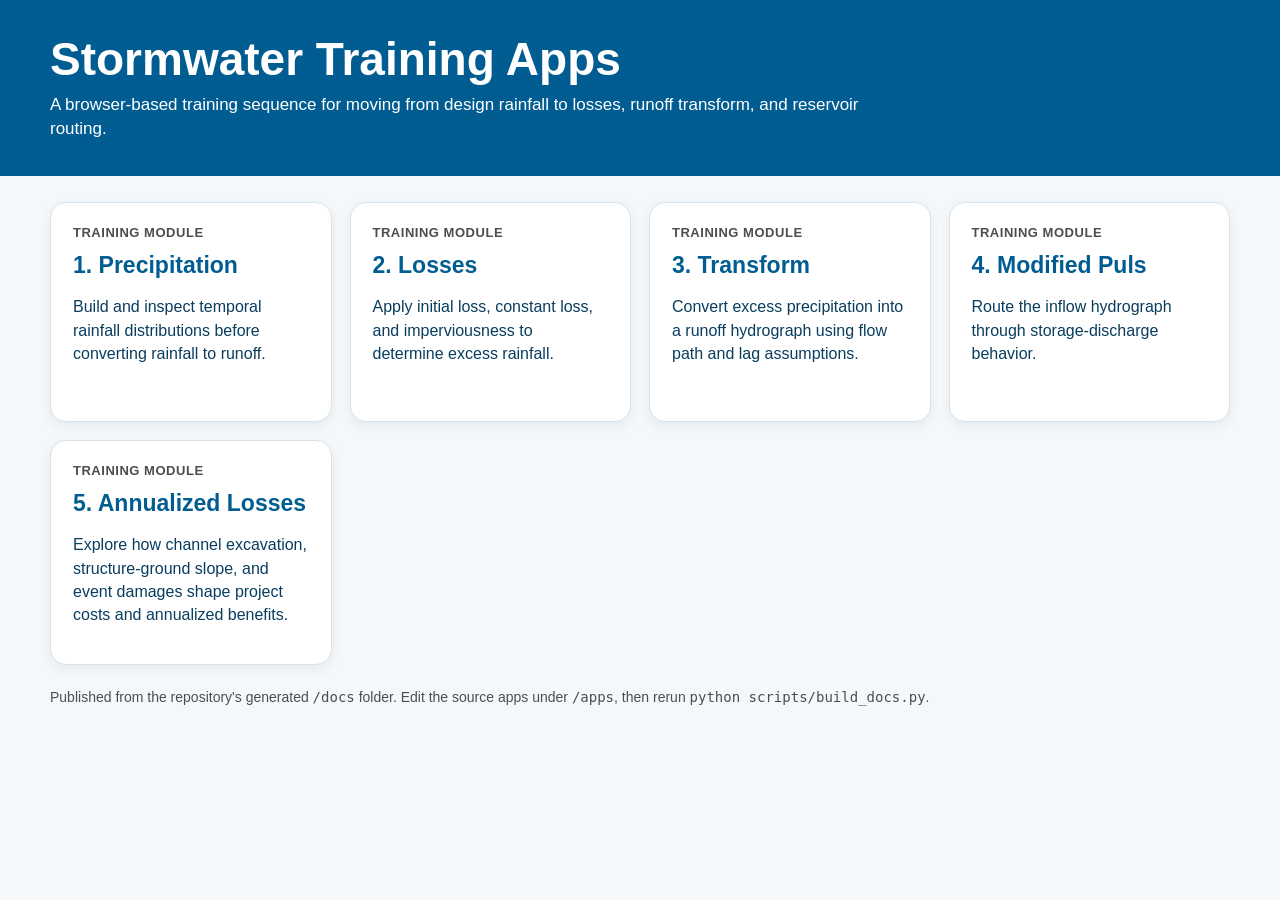
<file: docs/index.html>
<!doctype html>
<html lang="en">
<head>
  <meta charset="utf-8">
  <meta name="viewport" content="width=device-width, initial-scale=1">
  <title>Stormwater Training Apps</title>
  <style>
    :root {
      --fni-blue: #015D91;
      --fni-green: #A9C945;
      --fni-navy: #093D5E;
      --neutral-blue: #93AFB4;
      --dark-gray: #4D4D4F;
      --bg: #f5f8fa;
      --card: #ffffff;
      --border: #d9e2e8;
    }

    * {
      box-sizing: border-box;
    }

    body {
      margin: 0;
      font-family: Arial, sans-serif;
      color: var(--fni-navy);
      background: var(--bg);
    }

    header {
      background: var(--fni-blue);
      color: white;
      padding: 34px 24px;
    }

    .wrap {
      max-width: 1180px;
      margin: 0 auto;
    }

    h1 {
      margin: 0 0 8px;
      font-size: clamp(30px, 4vw, 46px);
      line-height: 1.1;
    }

    .intro {
      max-width: 850px;
      margin: 0;
      font-size: 17px;
      line-height: 1.45;
    }

    main {
      padding: 26px 24px 42px;
    }

    .sequence {
      display: grid;
      grid-template-columns: repeat(4, minmax(0, 1fr));
      gap: 18px;
    }

    .card {
      display: block;
      min-height: 220px;
      padding: 22px;
      color: inherit;
      text-decoration: none;
      background: var(--card);
      border: 1px solid var(--border);
      border-radius: 16px;
      box-shadow: 0 4px 12px rgba(9, 61, 94, 0.08);
      transition: transform 120ms ease, box-shadow 120ms ease;
    }

    .card:hover {
      transform: translateY(-2px);
      box-shadow: 0 8px 18px rgba(9, 61, 94, 0.13);
    }

    .eyebrow {
      color: var(--dark-gray);
      font-size: 13px;
      font-weight: 700;
      letter-spacing: 0.04em;
      text-transform: uppercase;
    }

    h2 {
      margin: 12px 0 10px;
      color: var(--fni-blue);
      font-size: 23px;
      line-height: 1.2;
    }

    p {
      line-height: 1.45;
    }

    .note {
      margin-top: 22px;
      color: var(--dark-gray);
      font-size: 14px;
    }

    @media (max-width: 1000px) {
      .sequence {
        grid-template-columns: repeat(2, minmax(0, 1fr));
      }
    }

    @media (max-width: 620px) {
      .sequence {
        grid-template-columns: 1fr;
      }
    }
  </style>
</head>
<body>
  <header>
    <div class="wrap">
      <h1>Stormwater Training Apps</h1>
      <p class="intro">
        A browser-based training sequence for moving from design rainfall to losses,
        runoff transform, and reservoir routing.
      </p>
    </div>
  </header>

  <main>
    <div class="wrap">
      <section class="sequence" aria-label="Training sequence">

        <a class="card" href="precipitation/">
          <div class="eyebrow">Training module</div>
          <h2>1. Precipitation</h2>
          <p>Build and inspect temporal rainfall distributions before converting rainfall to runoff.</p>
        </a>


        <a class="card" href="losses/">
          <div class="eyebrow">Training module</div>
          <h2>2. Losses</h2>
          <p>Apply initial loss, constant loss, and imperviousness to determine excess rainfall.</p>
        </a>


        <a class="card" href="transform/">
          <div class="eyebrow">Training module</div>
          <h2>3. Transform</h2>
          <p>Convert excess precipitation into a runoff hydrograph using flow path and lag assumptions.</p>
        </a>


        <a class="card" href="modified-puls/">
          <div class="eyebrow">Training module</div>
          <h2>4. Modified Puls</h2>
          <p>Route the inflow hydrograph through storage-discharge behavior.</p>
        </a>


        <a class="card" href="annualized-losses/">
          <div class="eyebrow">Training module</div>
          <h2>5. Annualized Losses</h2>
          <p>Explore how channel excavation, structure-ground slope, and event damages shape project costs and annualized benefits.</p>
        </a>

      </section>

      <p class="note">
        Published from the repository's generated <code>/docs</code> folder.
        Edit the source apps under <code>/apps</code>, then rerun
        <code>python scripts/build_docs.py</code>.
      </p>
    </div>
  </main>
</body>
</html>
</file>
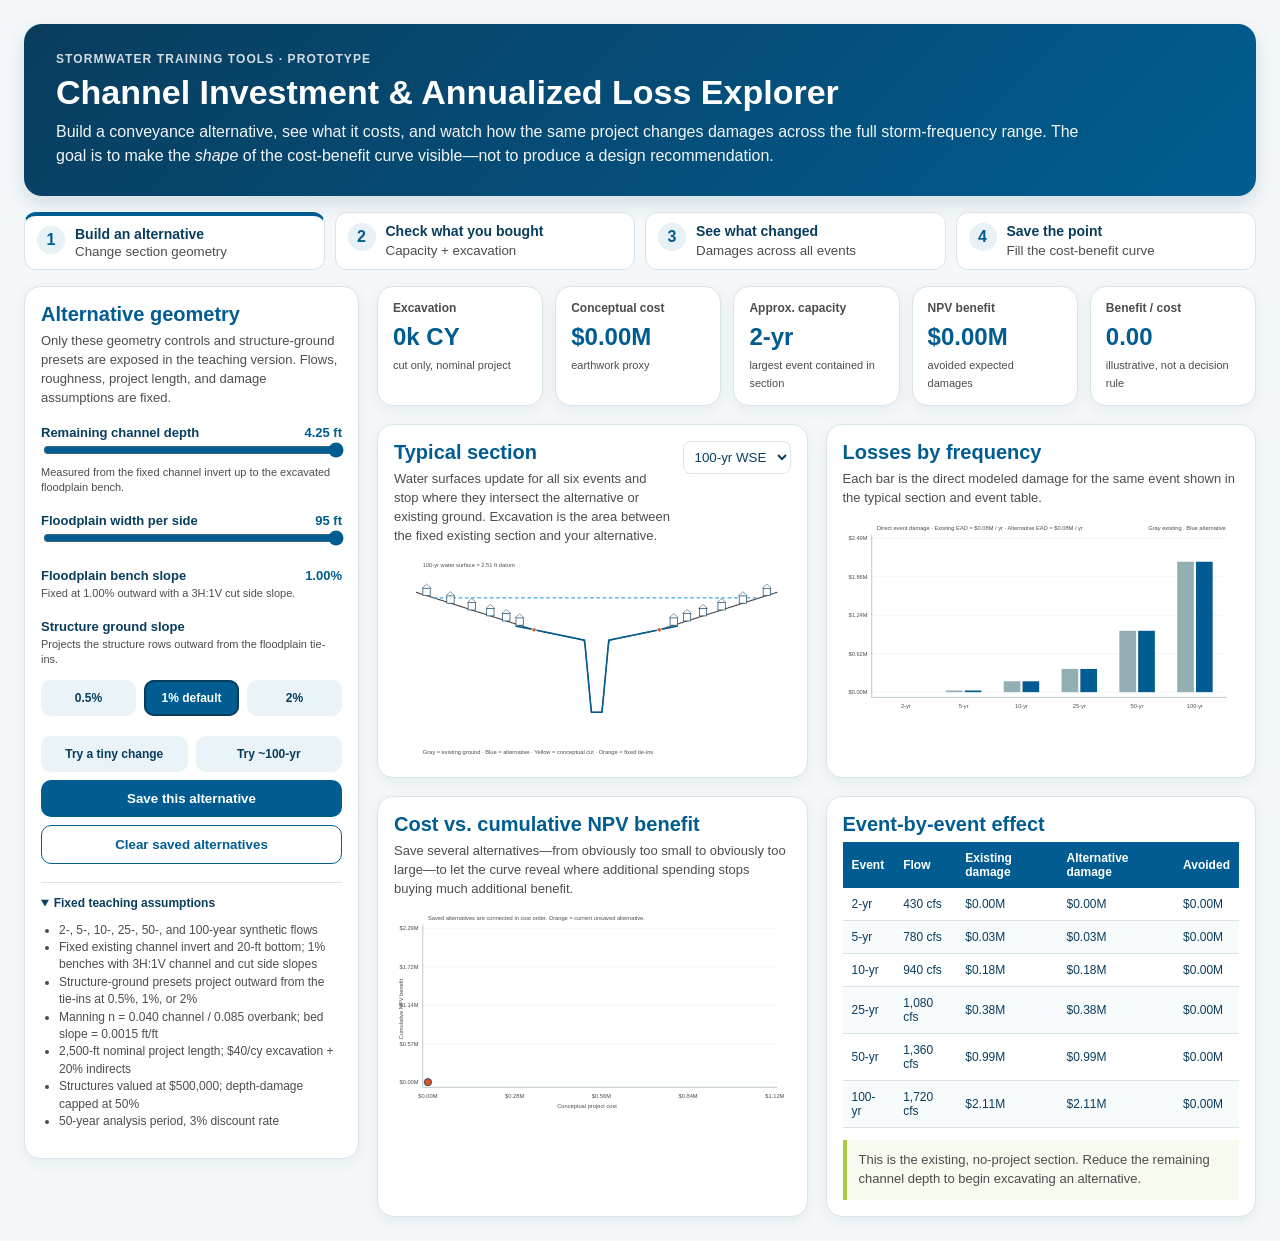
<file: apps/annualized_losses_prototype/index.html>
<!doctype html>
<html lang="en">
<head>
  <meta charset="utf-8" />
  <meta name="viewport" content="width=device-width,initial-scale=1" />
  <title>Channel Investment & Annualized Loss Explorer</title>
  <link rel="stylesheet" href="css/app.css" />
</head>
<body>
  <main class="shell">
    <header class="hero">
      <div>
        <div class="eyebrow">Stormwater Training Tools · Prototype</div>
        <h1>Channel Investment & Annualized Loss Explorer</h1>
        <p class="lede">Build a conveyance alternative, see what it costs, and watch how the same project changes damages across the full storm-frequency range. The goal is to make the <em>shape</em> of the cost-benefit curve visible—not to produce a design recommendation.</p>
      </div>
    </header>

    <section class="workflow" aria-label="Teaching sequence">
      <div class="step active"><span>1</span><strong>Build an alternative</strong><small>Change section geometry</small></div>
      <div class="step"><span>2</span><strong>Check what you bought</strong><small>Capacity + excavation</small></div>
      <div class="step"><span>3</span><strong>See what changed</strong><small>Damages across all events</small></div>
      <div class="step"><span>4</span><strong>Save the point</strong><small>Fill the cost-benefit curve</small></div>
    </section>

    <div class="layout">
      <aside class="card controls">
        <h2>Alternative geometry</h2>
        <p class="muted">Only these geometry controls and structure-ground presets are exposed in the teaching version. Flows, roughness, project length, and damage assumptions are fixed.</p>

        <label>Remaining channel depth <output id="depthOut"></output></label>
        <input id="channelDepth" type="range" min="0.25" max="4.25" step="0.25" value="4.25" />
        <p class="control-note">Measured from the fixed channel invert up to the excavated floodplain bench.</p>

        <label>Floodplain width per side <output id="widthOut"></output></label>
        <input id="floodplainWidth" type="range" min="40" max="95" step="5" value="95" />

        <label>Floodplain bench slope <output id="slopeOut">1.00%</output></label>
        <p class="control-note">Fixed at 1.00% outward with a 3H:1V cut side slope.</p>

        <div class="preset-label">Structure ground slope</div>
        <p class="control-note">Projects the structure rows outward from the floodplain tie-ins.</p>
        <div class="preset-row three" role="group" aria-label="Structure ground slope preset">
          <button class="secondary" data-structure-slope="0.5" aria-pressed="false">0.5%</button>
          <button class="secondary active" data-structure-slope="1" aria-pressed="true">1% default</button>
          <button class="secondary" data-structure-slope="2" aria-pressed="false">2%</button>
        </div>

        <div class="preset-row">
          <button class="secondary" data-preset="tiny">Try a tiny change</button>
          <button class="secondary" data-preset="hundred">Try ~100-yr</button>
        </div>
        <button id="saveScenario" class="primary">Save this alternative</button>
        <button id="resetScenarios" class="ghost">Clear saved alternatives</button>

        <details open>
          <summary>Fixed teaching assumptions</summary>
          <ul>
            <li>2-, 5-, 10-, 25-, 50-, and 100-year synthetic flows</li>
            <li>Fixed existing channel invert and 20-ft bottom; 1% benches with 3H:1V channel and cut side slopes</li>
            <li>Structure-ground presets project outward from the tie-ins at 0.5%, 1%, or 2%</li>
            <li>Manning n = 0.040 channel / 0.085 overbank; bed slope = 0.0015 ft/ft</li>
            <li>2,500-ft nominal project length; $40/cy excavation + 20% indirects</li>
            <li>Structures valued at $500,000; depth-damage capped at 50%</li>
            <li>50-year analysis period, 3% discount rate</li>
          </ul>
        </details>
      </aside>

      <section class="content">
        <div class="metrics">
          <article class="metric"><span>Excavation</span><strong id="excavationMetric">—</strong><small>cut only, nominal project</small></article>
          <article class="metric"><span>Conceptual cost</span><strong id="costMetric">—</strong><small>earthwork proxy</small></article>
          <article class="metric"><span>Approx. capacity</span><strong id="capacityMetric">—</strong><small>largest event contained in section</small></article>
          <article class="metric"><span>NPV benefit</span><strong id="benefitMetric">—</strong><small>avoided expected damages</small></article>
          <article class="metric"><span>Benefit / cost</span><strong id="bcrMetric">—</strong><small>illustrative, not a decision rule</small></article>
        </div>

        <div class="grid two">
          <article class="card chart-card">
            <div class="card-head"><div><h2>Typical section</h2><p>Water surfaces update for all six events and stop where they intersect the alternative or existing ground. Excavation is the area between the fixed existing section and your alternative.</p></div><select id="waterEvent"><option value="100">100-yr WSE</option><option value="50">50-yr WSE</option><option value="25">25-yr WSE</option><option value="10">10-yr WSE</option><option value="5">5-yr WSE</option><option value="2">2-yr WSE</option></select></div>
            <svg id="sectionChart" viewBox="0 0 760 390" role="img" aria-label="Channel typical section"></svg>
          </article>

          <article class="card chart-card">
            <div class="card-head"><div><h2>Losses by frequency</h2><p>Each bar is the direct modeled damage for the same event shown in the typical section and event table.</p></div></div>
            <svg id="lossChart" viewBox="0 0 760 390" role="img" aria-label="Direct losses by design event"></svg>
          </article>
        </div>

        <div class="grid two">
          <article class="card chart-card">
            <div class="card-head"><div><h2>Cost vs. cumulative NPV benefit</h2><p>Save several alternatives—from obviously too small to obviously too large—to let the curve reveal where additional spending stops buying much additional benefit.</p></div></div>
            <svg id="benefitChart" viewBox="0 0 760 390" role="img" aria-label="Cost versus benefit curve"></svg>
          </article>

          <article class="card">
            <h2>Event-by-event effect</h2>
            <div class="table-wrap">
              <table>
                <thead><tr><th>Event</th><th>Flow</th><th>Existing damage</th><th>Alternative damage</th><th>Avoided</th></tr></thead>
                <tbody id="eventTable"></tbody>
              </table>
            </div>
            <div id="interpretation" class="callout"></div>
          </article>
        </div>
      </section>
    </div>
  </main>
  <script src="js/model.js"></script>
  <script src="js/charts.js"></script>
  <script src="js/app.js"></script>
</body>
</html>
</file>
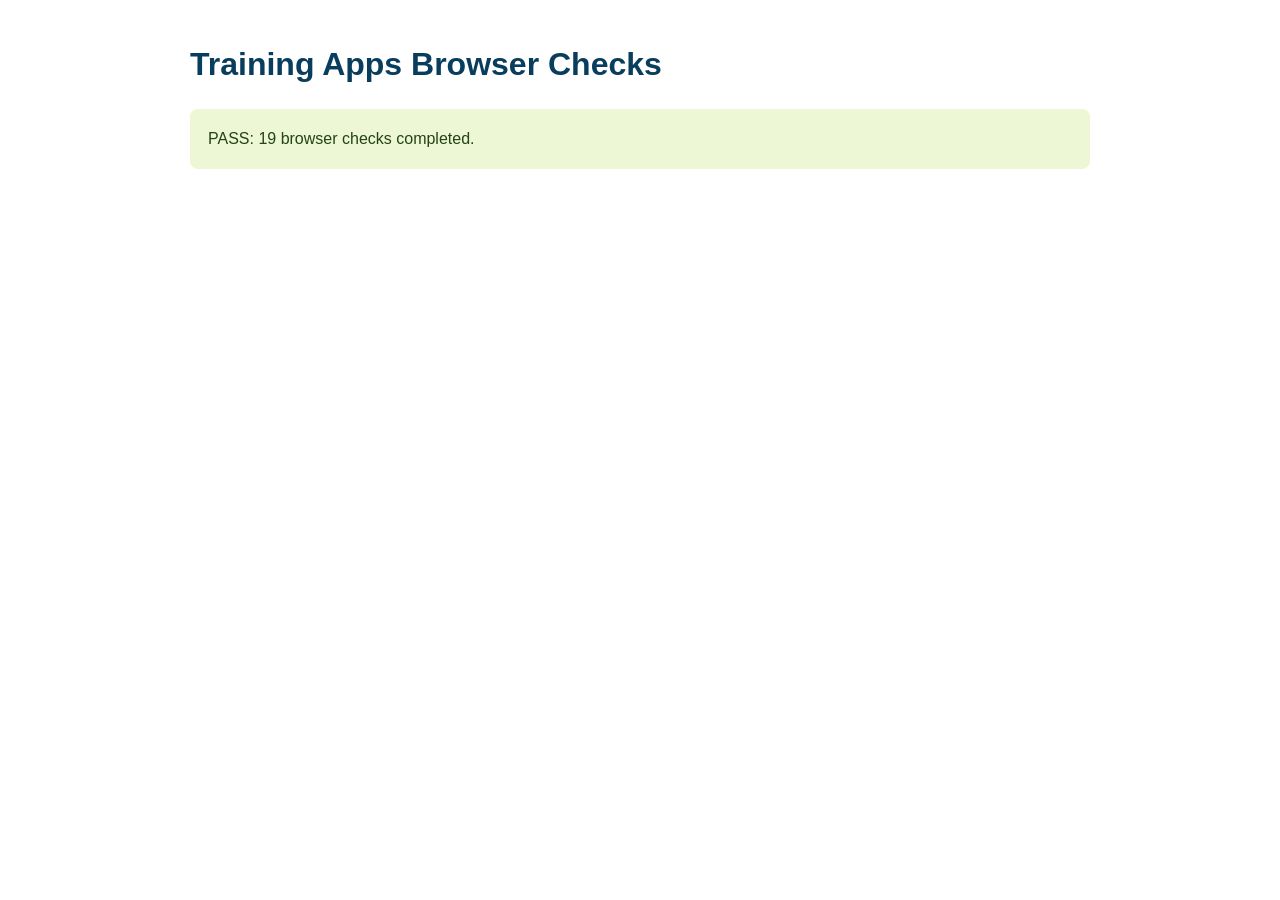
<file: apps/browser_tests/index.html>
<!doctype html>
<html lang="en">
<head>
  <meta charset="utf-8">
  <meta name="viewport" content="width=device-width, initial-scale=1">
  <title>Training Apps Browser Checks</title>
  <style>
    body { max-width: 900px; margin: 40px auto; padding: 0 20px; font: 16px/1.5 Arial, sans-serif; color: #093d5e; }
    #result { padding: 18px; border-radius: 8px; background: #edf2f4; white-space: pre-wrap; }
    .pass { color: #244414; background: #edf6d5 !important; }
    .fail { color: #7b2222; background: #fff0f0 !important; }
  </style>
  <script src="../shared/js/checkpoints.js"></script>
  <script src="../precipitation_web/js/model.js"></script>
  <script src="../losses_web/js/model.js"></script>
  <script src="../transform_web/js/model.js"></script>
</head>
<body>
  <h1>Training Apps Browser Checks</h1>
  <div id="result">Running checks…</div>
  <script>
    (async function () {
      "use strict";
      const output = document.getElementById("result");
      let count = 0;
      function assert(condition, message) {
        count += 1;
        if (!condition) throw new Error(message);
      }
      function close(actual, expected, tolerance, message) {
        assert(Math.abs(actual - expected) <= tolerance, `${message}: expected ${expected}, got ${actual}`);
      }

      try {
        const C = window.TrainingCheckpoints;
        assert(C.evaluateNumeric(10.1, 10, { absolute: 0.1 }).status === C.RESULT.ACCEPTABLE, "Absolute tolerance failed");
        assert(C.evaluateNumeric(10.2, 10, { absolute: 0.1 }).status === C.RESULT.CLOSE, "Close band failed");

        const P = window.PrecipModel;
        const depthAtlas = P.parseAtlas14CsvText(P.SAMPLE_ATLAS14_CSV);
        close(P.getDepth(depthAtlas, 2, 1440), 3.95, 1e-12, "2-year depth parse failed");
        const annualPeriods = depthAtlas.returnPeriods.filter(ari => ari >= 2);
        const rows = [...new Set(depthAtlas.depthTable.map(row => row.durationMin))].map(duration => {
          const label = depthAtlas.depthTable.find(row => row.durationMin === duration).duration;
          const values = annualPeriods.map(ari => P.intensityFromDepth(P.getDepth(depthAtlas, ari, duration), duration));
          return `${label}:,${values.map(value => value.toFixed(9)).join(",")}`;
        });
        const intensityAtlas = P.parseAtlas14CsvText([
          "Point precipitation frequency estimates (inches/hour)",
          "Data type: Precipitation intensity",
          "Time series type: Annual maximum",
          `by duration for AEP:,${annualPeriods.map(ari => `'1/${ari}`).join(",")}`,
          ...rows
        ].join("\n"));
        assert(intensityAtlas.sourceQuantity === "intensity", "Intensity format was not recognized");
        assert(intensityAtlas.seriesType === "annual maximum", "Annual-maximum series was not recognized");
        assert(JSON.stringify(intensityAtlas.returnPeriods) === JSON.stringify(annualPeriods), "AEP fractions were not converted to return periods");
        close(P.getDepth(intensityAtlas, 100, 180), 5.42, 1e-7, "Intensity-to-depth conversion failed");

        const readFixture = async (filename) => {
          const response = await fetch(`../precipitation_web/data/a14_format/${filename}`);
          if (!response.ok) throw new Error(`Could not load ${filename}: HTTP ${response.status}`);
          return response.text();
        };
        const [partialText, annualText] = await Promise.all([
          readFixture("PF_Depth_English_PDS.csv"),
          readFixture("PF_Depth_English_AMS.csv")
        ]);
        const partialFixture = P.parseAtlas14CsvText(partialText);
        const annualFixture = P.parseAtlas14CsvText(annualText);
        assert(partialFixture.seriesType === "partial duration", "Real PDS export was not recognized");
        assert(annualFixture.seriesType === "annual maximum", "Real AMS export was not recognized");
        close(P.getDepth(partialFixture, 100, 1440), 9.72, 1e-12, "Real PDS 100-year depth parse failed");
        close(P.getDepth(annualFixture, 100, 1440), 9.27, 1e-12, "Real AMS 100-year depth parse failed");

        const L = window.LossesModel;
        const baseline = L.summarizeResult(L.computeInitialConstantLosses(1, 0.2, 30));
        close(baseline.finalRunoffIn + baseline.totalLossIn, L.TOTAL_RAINFALL_IN, 1e-9, "Loss mass balance failed");
        assert(L.summarizeResult(L.computeInitialConstantLosses(3, 0.2, 30)).finalRunoffIn < baseline.finalRunoffIn, "Initial-loss sensitivity failed");
        assert(L.summarizeResult(L.computeInitialConstantLosses(1, 0.5, 30)).finalRunoffIn < baseline.finalRunoffIn, "Constant-loss sensitivity failed");
        assert(L.summarizeResult(L.computeInitialConstantLosses(1, 0.2, 50)).totalLossIn < baseline.totalLossIn, "Impervious sensitivity failed");

        const T = window.TransformModel;
        const lowP2 = T.calculateMethodResults({ method: "tr55", p2_24hrIn: 3 }).find(item => item.pathId === 1);
        const highP2 = T.calculateMethodResults({ method: "tr55", p2_24hrIn: 5 }).find(item => item.pathId === 1);
        assert(lowP2.sheetTimeMin > highP2.sheetTimeMin, "P2 sheet-flow sensitivity failed");
        const paved = T.calculateMethodResults({ method: "tr55", sheetSurfaceKeys: { 1: "smooth" } }).find(item => item.pathId === 1);
        const grass = T.calculateMethodResults({ method: "tr55", sheetSurfaceKeys: { 1: "short_grass" } }).find(item => item.pathId === 1);
        assert(grass.totalTimeMin > paved.totalTimeMin, "Surface-classification sensitivity failed");
        const atlasDepth = T.parseAtlasP2Depth("Data type: precipitation depth (inches),\nBy duration for ARI (years):,1,2,5\n24-hr:,3.1,3.95,5.2");
        assert(Math.abs(atlasDepth - 3.95) < 1e-9, "Transform Atlas depth CSV parsing failed");
        const atlasIntensity = T.parseAtlasP2Depth("Data type: precipitation intensity (inches/hour),\nBy duration for ARI (years):,1,2,5\n1-day:,0.1,0.165,0.2");
        assert(Math.abs(atlasIntensity - 3.96) < 1e-9, "Transform Atlas intensity CSV conversion failed");

        output.className = "pass";
        output.textContent = `PASS: ${count} browser checks completed.`;
      } catch (error) {
        output.className = "fail";
        output.textContent = `FAIL after ${count} checks: ${error.stack || error.message}`;
      }
    })();
  </script>
</body>
</html>
</file>
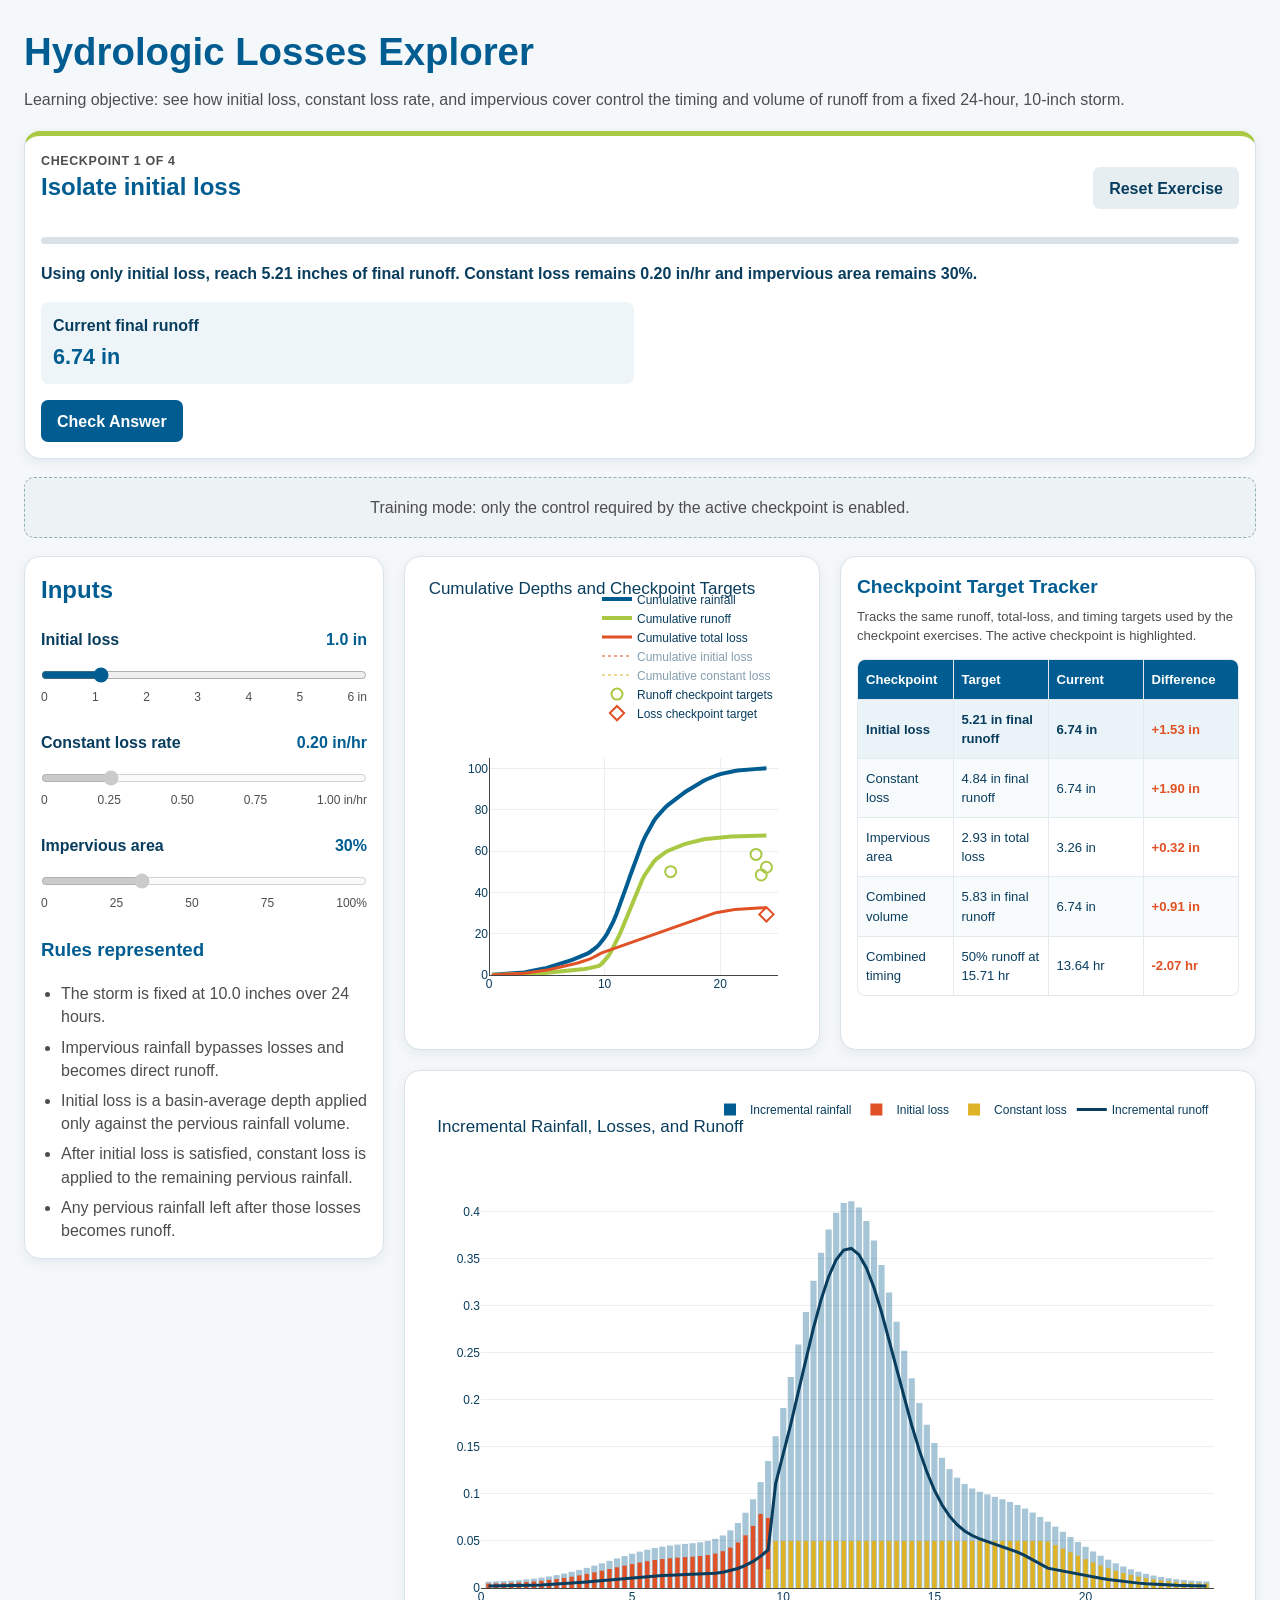
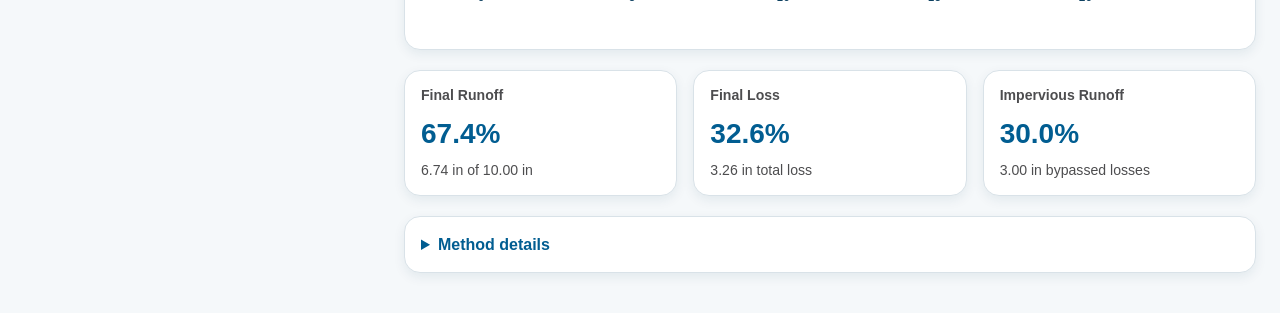
<file: apps/losses_web/index.html>
<!doctype html>
<html lang="en">
<head>
  <meta charset="utf-8">
  <meta name="viewport" content="width=device-width, initial-scale=1">
  <meta name="description" content="Interactive training app for initial and constant hydrologic loss calculations.">
  <title>Hydrologic Losses Explorer</title>
  <link rel="stylesheet" href="css/app.css">
  <link rel="stylesheet" href="../shared/css/checkpoints.css">
</head>
<body>
  <main class="app-shell">
    <header class="app-header">
      <h1>Hydrologic Losses Explorer</h1>
      <p>
        Learning objective: see how initial loss, constant loss rate, and impervious cover control
        the timing and volume of runoff from a fixed 24-hour, 10-inch storm.
      </p>
    </header>

    <section class="card checkpoint-card" aria-labelledby="checkpoint-title">
      <div class="checkpoint-header">
        <div>
          <p id="checkpoint-number" class="checkpoint-number"></p>
          <h2 id="checkpoint-title"></h2>
        </div>
        <button id="checkpoint-reset" class="checkpoint-button secondary" type="button">Reset Exercise</button>
      </div>
      <div class="checkpoint-progress-track" aria-hidden="true"><div id="checkpoint-progress" class="checkpoint-progress"></div></div>
      <p id="checkpoint-task" class="checkpoint-task"></p>
      <div id="checkpoint-body" class="checkpoint-body"></div>
      <div id="checkpoint-feedback" class="checkpoint-feedback" role="status" hidden></div>
      <div class="checkpoint-actions">
        <button id="checkpoint-check" class="checkpoint-button" type="button">Check Answer</button>
        <button id="checkpoint-next" class="checkpoint-button" type="button" hidden>Next Checkpoint</button>
      </div>
      <p id="checkpoint-complete" class="checkpoint-complete" hidden>Loss checkpoints complete. All three controls are now unlocked for free exploration.</p>
    </section>

    <div id="sandbox-lock" class="sandbox-lock">Training mode: only the control required by the active checkpoint is enabled.</div>

    <div class="app-grid">
      <aside class="card input-panel" aria-labelledby="inputs-heading">
        <h2 id="inputs-heading">Inputs</h2>

        <div class="control-group">
          <div class="control-heading">
            <label for="initial-loss-slider">Initial loss</label>
            <output id="initial-loss-value" class="control-value" for="initial-loss-slider">1.0 in</output>
          </div>
          <input id="initial-loss-slider" type="range" min="0" max="6" step="0.1" value="1.0">
          <div class="range-scale" aria-hidden="true">
            <span>0</span><span>1</span><span>2</span><span>3</span><span>4</span><span>5</span><span>6 in</span>
          </div>
        </div>

        <div class="control-group">
          <div class="control-heading">
            <label for="constant-loss-slider">Constant loss rate</label>
            <output id="constant-loss-value" class="control-value" for="constant-loss-slider">0.20 in/hr</output>
          </div>
          <input id="constant-loss-slider" type="range" min="0" max="1" step="0.05" value="0.20">
          <div class="range-scale" aria-hidden="true">
            <span>0</span><span>0.25</span><span>0.50</span><span>0.75</span><span>1.00 in/hr</span>
          </div>
        </div>

        <div class="control-group">
          <div class="control-heading">
            <label for="impervious-slider">Impervious area</label>
            <output id="impervious-value" class="control-value" for="impervious-slider">30%</output>
          </div>
          <input id="impervious-slider" type="range" min="0" max="100" step="5" value="30">
          <div class="range-scale" aria-hidden="true">
            <span>0</span><span>25</span><span>50</span><span>75</span><span>100%</span>
          </div>
        </div>

        <h3>Rules represented</h3>
        <ul class="rules-list">
          <li>The storm is fixed at 10.0 inches over 24 hours.</li>
          <li>Impervious rainfall bypasses losses and becomes direct runoff.</li>
          <li>Initial loss is a basin-average depth applied only against the pervious rainfall volume.</li>
          <li>After initial loss is satisfied, constant loss is applied to the remaining pervious rainfall.</li>
          <li>Any pervious rainfall left after those losses becomes runoff.</li>
        </ul>
      </aside>

      <section class="results-column" aria-label="Loss calculation results">
        <div class="primary-grid">
          <article class="card plot-card">
            <div id="cumulative-plot" class="plot cumulative-plot" aria-label="Cumulative rainfall, runoff, loss, and target chart"></div>
          </article>

          <article class="card goal-card">
            <h2>Checkpoint Target Tracker</h2>
            <p class="goal-note">
              Tracks the same runoff, total-loss, and timing targets used by the checkpoint exercises.
              The active checkpoint is highlighted.
            </p>
            <div class="table-wrap">
              <table class="goal-table">
                <thead>
                  <tr>
                    <th scope="col">Checkpoint</th>
                    <th scope="col">Target</th>
                    <th scope="col">Current</th>
                    <th scope="col">Difference</th>
                  </tr>
                </thead>
                <tbody id="goal-table-body"></tbody>
              </table>
            </div>
          </article>
        </div>

        <article class="card incremental-card">
          <div id="incremental-plot" class="plot incremental-plot" aria-label="Incremental rainfall, runoff, and loss chart"></div>
        </article>

        <div class="metrics-grid" aria-label="Summary metrics">
          <article id="metric-runoff" class="card metric-card">
            <div class="metric-title"></div>
            <div class="metric-value"></div>
            <div class="metric-subtitle"></div>
          </article>
          <article id="metric-loss" class="card metric-card">
            <div class="metric-title"></div>
            <div class="metric-value"></div>
            <div class="metric-subtitle"></div>
          </article>
          <article id="metric-impervious" class="card metric-card">
            <div class="metric-title"></div>
            <div class="metric-value"></div>
            <div class="metric-subtitle"></div>
          </article>
        </div>

        <details class="card method-details">
          <summary>Method details</summary>
          <div>
            <p>For each time step, rainfall is split into impervious and pervious components.</p>
            <p>Impervious runoff equals rainfall multiplied by percent impervious. This portion does not see either the initial loss or the constant loss rate.</p>
            <p>Pervious rainfall first fills the remaining basin-average initial loss. Once that abstraction is satisfied, the constant loss rate is converted to a time-step capacity and subtracted from the remaining pervious rainfall.</p>
            <p>The model enforces mass balance at every time step: rainfall equals runoff plus initial loss plus constant loss.</p>
          </div>
        </details>
      </section>
    </div>
  </main>

  <script src="vendor/plotly.min.js"></script>
  <script src="js/model.js"></script>
  <script src="js/charts.js"></script>
  <script src="../shared/js/checkpoints.js"></script>
  <script src="js/app.js"></script>
</body>
</html>
</file>
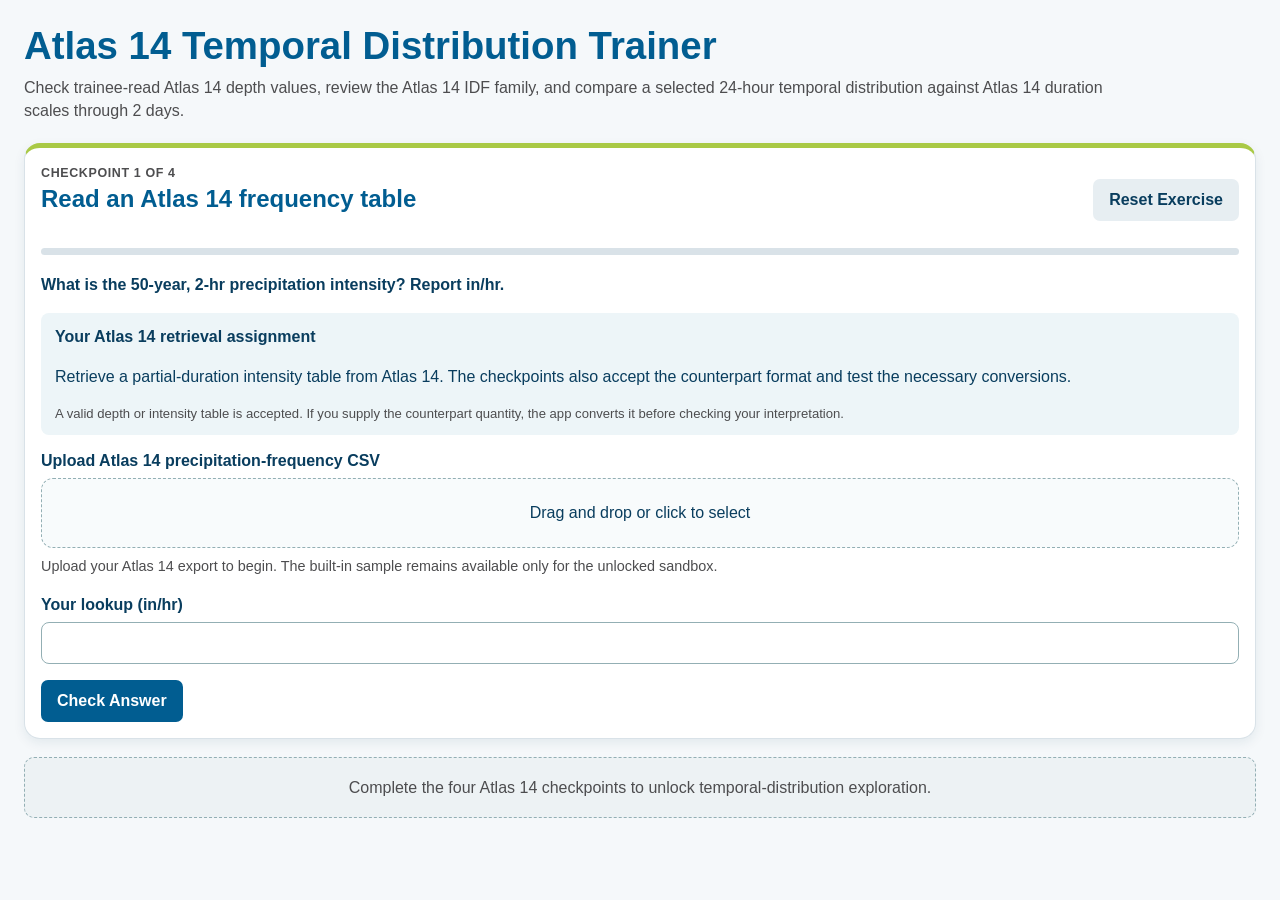
<file: apps/precipitation_web/index.html>
<!doctype html>
<html lang="en">
<head>
  <meta charset="utf-8">
  <meta name="viewport" content="width=device-width, initial-scale=1">
  <meta name="description" content="Interactive Atlas 14 temporal distribution training app.">
  <title>Atlas 14 Temporal Distribution Trainer</title>
  <link rel="stylesheet" href="css/app.css">
  <link rel="stylesheet" href="../shared/css/checkpoints.css">
  <script defer src="vendor/plotly.min.js"></script>
  <script defer src="js/model.js"></script>
  <script defer src="js/charts.js"></script>
  <script defer src="../shared/js/checkpoints.js"></script>
  <script defer src="js/app.js"></script>
</head>
<body>
  <main class="page-shell">
    <header class="page-header">
      <h1>Atlas 14 Temporal Distribution Trainer</h1>
      <p>
        Check trainee-read Atlas 14 depth values, review the Atlas 14 IDF family, and compare a selected
        24-hour temporal distribution against Atlas 14 duration scales through 2 days.
      </p>
    </header>

    <section class="card checkpoint-card" aria-labelledby="checkpoint-title">
      <div class="checkpoint-header">
        <div>
          <p id="checkpoint-number" class="checkpoint-number"></p>
          <h2 id="checkpoint-title"></h2>
        </div>
        <button id="checkpoint-reset" class="checkpoint-button secondary" type="button">Reset Exercise</button>
      </div>
      <div class="checkpoint-progress-track" aria-hidden="true"><div id="checkpoint-progress" class="checkpoint-progress"></div></div>
      <p id="checkpoint-task" class="checkpoint-task"></p>
      <div class="atlas-assignment">
        <strong>Your Atlas 14 retrieval assignment</strong>
        <p id="atlas-assignment-text"></p>
        <p class="small-text">A valid depth or intensity table is accepted. If you supply the counterpart quantity, the app converts it before checking your interpretation.</p>
      </div>
      <label class="control-label" for="atlas-file">Upload Atlas 14 precipitation-frequency CSV</label>
      <div id="atlas-upload-zone" class="upload-zone" tabindex="0" role="button" aria-controls="atlas-file">
        <span>Drag and drop or click to select</span>
        <input id="atlas-file" type="file" accept=".csv,text/csv" hidden>
      </div>
      <div id="atlas-file-name" class="file-name">Upload your Atlas 14 export to begin. The built-in sample remains available only for the unlocked sandbox.</div>
      <div id="checkpoint-body" class="checkpoint-body"></div>
      <div id="checkpoint-feedback" class="checkpoint-feedback" role="status" hidden></div>
      <div class="checkpoint-actions">
        <button id="checkpoint-check" class="checkpoint-button" type="button">Check Answer</button>
        <button id="checkpoint-next" class="checkpoint-button" type="button" hidden>Next Checkpoint</button>
      </div>
      <p id="checkpoint-complete" class="checkpoint-complete" hidden>Core checkpoints complete. Temporal-distribution exploration is now unlocked below.</p>
    </section>

    <div id="sandbox-lock" class="sandbox-lock">Complete the four Atlas 14 checkpoints to unlock temporal-distribution exploration.</div>

    <div id="sandbox-content" class="app-grid is-checkpoint-locked">
      <aside class="card input-panel" aria-label="Inputs">
        <h2>Inputs</h2>

        <label class="control-label" for="method-dropdown">Temporal distribution</label>
        <select id="method-dropdown" class="select-input" aria-describedby="distribution-help"></select>
        <p id="distribution-help" class="small-text">
          Library distributions are read from CSV files listed in
          <code>data/temporal_distributions/manifest.json</code>. The dropdown label is the CSV filename without
          <code>.csv</code>.
        </p>
        <p class="small-text">
          The processed storm uses the Atlas 14 100-year, 24-hour depth from the active uploaded or sample table.
        </p>

        <h3>Assumptions</h3>
        <ul class="assumption-list">
          <li>Atlas input may be a depth or intensity CSV using partial-duration ARI columns or annual-maximum AEP columns.</li>
          <li>The reference event is fixed at the 100-year ARI.</li>
          <li>The generated storm duration is 24 hours.</li>
          <li>The generated storm timestep is 5 minutes.</li>
          <li>Library distributions use unitless cumulative columns: <code>fraction_time</code> and <code>fraction_cumulative_depth</code>.</li>
          <li>Atlas durations longer than 2 days are excluded.</li>
          <li>IDF comparison uses rolling maximum depths from the processed storm.</li>
          <li>Durations longer than 24 hours include zero rainfall after the storm ends.</li>
        </ul>
      </aside>

      <section class="results-column" aria-live="polite">
        <section id="status-message" class="card status-card">
          <h2>Loading</h2>
          <p>Initializing the temporal distribution library.</p>
        </section>

        <section class="metric-grid" aria-label="Summary metrics">
          <article class="metric-card" id="metric-location">
            <div class="metric-title">Location</div>
            <div class="metric-value">--</div>
            <div class="metric-subtitle">Awaiting data</div>
          </article>
          <article class="metric-card" id="metric-total">
            <div class="metric-title">Applied 24-hr Depth</div>
            <div class="metric-value">--</div>
            <div class="metric-subtitle">Awaiting data</div>
          </article>
          <article class="metric-card" id="metric-peak">
            <div class="metric-title">Peak 5-min Intensity</div>
            <div class="metric-value">--</div>
            <div class="metric-subtitle">Awaiting data</div>
          </article>
          <article class="metric-card" id="metric-1hr">
            <div class="metric-title">Processed 1-hr Max</div>
            <div class="metric-value">--</div>
            <div class="metric-subtitle">Awaiting data</div>
          </article>
        </section>

        <section class="card plot-card idf-card">
          <div id="idf-plot" class="plot idf-plot" aria-label="Atlas 14 IDF curve comparison plot"></div>
        </section>

        <section class="card plot-card">
          <div id="hyetograph-plot" class="plot hyetograph-plot" aria-label="Generated temporal distribution hyetograph"></div>
        </section>

        <section class="card table-card">
          <h2>Atlas 14 Depth and Processed Storm Comparison</h2>
          <div class="table-wrap">
            <table id="verification-table">
              <thead>
                <tr>
                  <th>Duration</th>
                  <th>Checkpoint Atlas Depth (in)</th>
                  <th>Atlas 100-yr Depth (in)</th>
                  <th>Processed Storm Max Depth (in)</th>
                  <th>Processed - Atlas Depth (in)</th>
                  <th>Processed Storm Intensity (in/hr)</th>
                  <th>Atlas 100-yr Intensity (in/hr)</th>
                  <th>Processed - Atlas Intensity (in/hr)</th>
                </tr>
              </thead>
              <tbody id="verification-table-body"></tbody>
            </table>
          </div>
        </section>

        <details class="card method-notes">
          <summary>Method notes and limitations</summary>
          <div class="details-body">
            <p>Atlas 14 depths are parsed by duration and recurrence interval. Durations longer than 2 days are excluded. Intensities are calculated as depth divided by duration.</p>
            <p>Library temporal distributions are fractional time and fractional cumulative depth CSVs. The app interpolates each cumulative curve to 5-minute intervals and scales it to the selected 24-hour total.</p>
            <p>Alternating Block uses the 100-year Atlas 14 depth-duration curve through 24 hours, interpolates intermediate durations on log-log axes, and rearranges incremental depths around the selected center.</p>
            <p>The processed-storm IDF curve is a rolling-maximum diagnostic that shows whether a temporal distribution reproduces, exceeds, or falls below Atlas 14 at each duration.</p>
          </div>
        </details>
      </section>
    </div>
  </main>

  <noscript>This application requires JavaScript.</noscript>
</body>
</html>
</file>
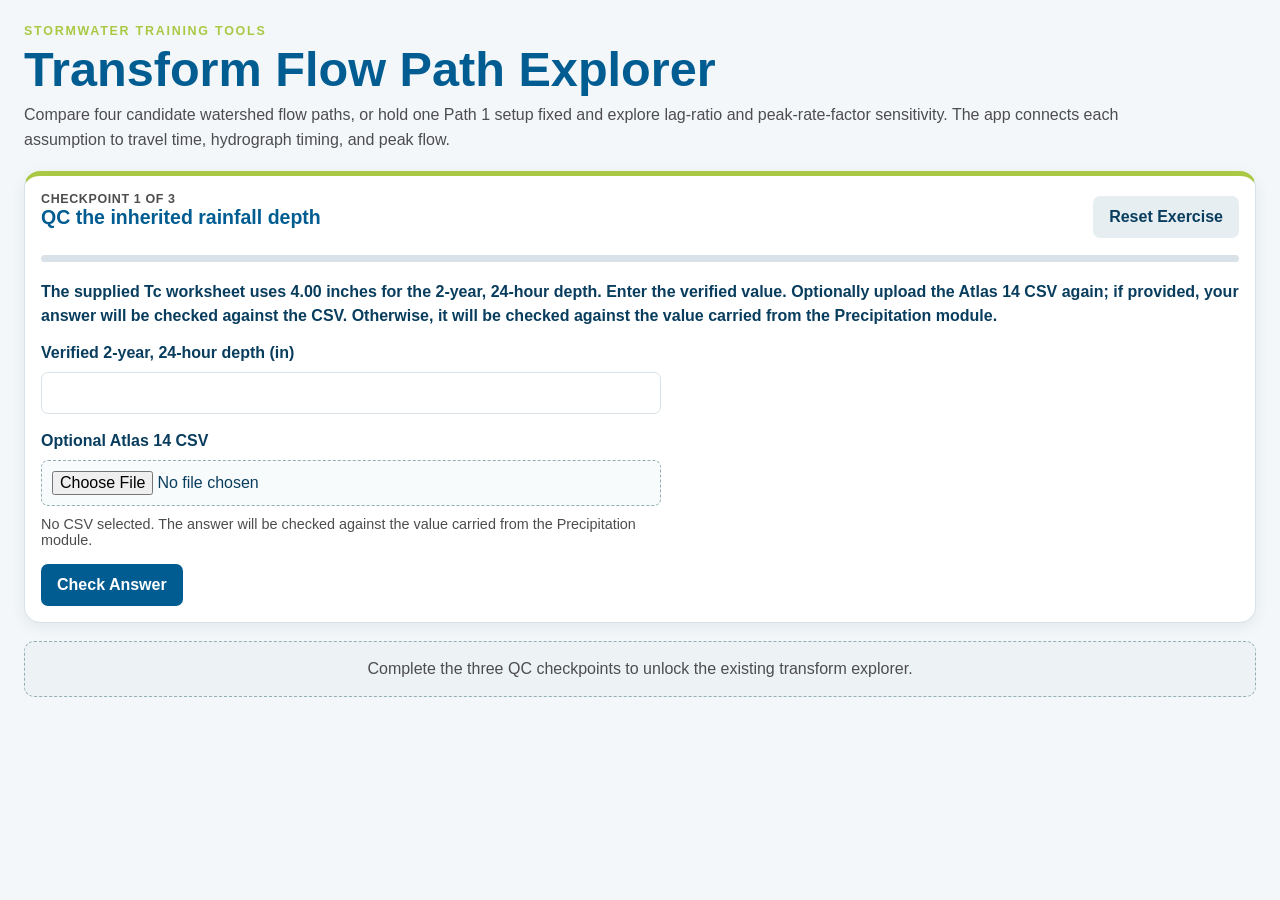
<file: apps/transform_web/index.html>
<!doctype html>
<html lang="en">
<head>
  <meta charset="utf-8">
  <meta name="viewport" content="width=device-width, initial-scale=1">
  <meta http-equiv="Cache-Control" content="no-cache, no-store, must-revalidate">
  <meta http-equiv="Pragma" content="no-cache">
  <meta http-equiv="Expires" content="0">
  <meta name="description" content="Interactive training app for flow-path, time-of-concentration, lag-ratio, and peak-rate-factor sensitivity.">
  <title>Transform Flow Path Explorer</title>
  <link rel="stylesheet" href="css/app.css">
  <link rel="stylesheet" href="../shared/css/checkpoints.css">
</head>
<body>
  <main class="app-shell">
    <div class="page-wrap">
      <header class="page-header">
        <div>
          <p class="eyebrow">Stormwater Training Tools</p>
          <h1>Transform Flow Path Explorer</h1>
          <p class="lede">Compare four candidate watershed flow paths, or hold one Path 1 setup fixed and explore lag-ratio and peak-rate-factor sensitivity. The app connects each assumption to travel time, hydrograph timing, and peak flow.</p>
        </div>
      </header>

      <section class="card checkpoint-card" aria-labelledby="checkpoint-title">
        <div class="checkpoint-header">
          <div>
            <p id="checkpoint-number" class="checkpoint-number"></p>
            <h2 id="checkpoint-title"></h2>
          </div>
          <button id="checkpoint-reset" class="checkpoint-button secondary" type="button">Reset Exercise</button>
        </div>
        <div class="checkpoint-progress-track" aria-hidden="true"><div id="checkpoint-progress" class="checkpoint-progress"></div></div>
        <p id="checkpoint-task" class="checkpoint-task"></p>
        <div id="checkpoint-body" class="checkpoint-body"></div>
        <div id="checkpoint-feedback" class="checkpoint-feedback" role="status" hidden></div>
        <div class="checkpoint-actions">
          <button id="checkpoint-check" class="checkpoint-button" type="button">Check Answer</button>
          <button id="checkpoint-next" class="checkpoint-button" type="button" hidden>Next Checkpoint</button>
        </div>
        <p id="checkpoint-complete" class="checkpoint-complete" hidden>QC lesson complete. The full flow-path and transform sensitivity explorer is now unlocked.</p>
      </section>

      <div id="sandbox-lock" class="sandbox-lock">Complete the three QC checkpoints to unlock the existing transform explorer.</div>

      <nav id="sandbox-tabs" class="method-tabs is-checkpoint-locked" aria-label="Calculation method">
        <button class="method-tab is-active" type="button" data-method="tr55" aria-selected="true">TR-55 Velocity Method</button>
        <button class="method-tab" type="button" data-method="kerby" aria-selected="false">Kerby-Kirpich Method</button>
        <button class="method-tab" type="button" data-method="transform" aria-selected="false">Lag Ratio &amp; Peak Rate Factor</button>
      </nav>

      <section id="sandbox-main" class="main-grid is-checkpoint-locked">
        <aside class="card controls-card" aria-label="Inputs and assumptions">
          <section id="tr55-controls" class="control-panel">
            <h2>TR-55 Setup</h2>

            <fieldset class="control-group">
              <legend>Sheet Flow Length (Max)</legend>
              <div class="choice-row" id="sheet-limit-group">
                <label><input type="radio" name="sheet-limit" value="50"> <span>50</span></label>
                <label><input type="radio" name="sheet-limit" value="100" checked> <span>100</span></label>
                <label><input type="radio" name="sheet-limit" value="300"> <span>300</span></label>
              </div>
            </fieldset>

            <fieldset class="control-group">
              <legend>Shallow Concentrated Length (Max)</legend>
              <div class="choice-row" id="shallow-limit-group">
                <label><input type="radio" name="shallow-limit" value="1000"> <span>1,000</span></label>
                <label><input type="radio" name="shallow-limit" value="2000" checked> <span>2,000</span></label>
                <label><input type="radio" name="shallow-limit" value="3000"> <span>3,000</span></label>
              </div>
            </fieldset>

            <div class="control-group">
              <h3>Surface assumptions by path</h3>
              <div id="tr55-surface-grid" class="surface-grid"></div>
            </div>

            <div class="control-group">
              <div class="label-line">
                <label for="channel-velocity">Common Channel Velocity (ft/s)</label>
                <output id="channel-velocity-value" for="channel-velocity">6.0</output>
              </div>
              <input id="channel-velocity" type="range" min="2" max="10" step="0.5" value="6">
              <div class="range-scale"><span>2</span><span>4</span><span>6</span><span>8</span><span>10</span></div>
              <p class="small-note">The selected velocity applies to the remaining channelized length of every path.</p>
            </div>
          </section>

          <section id="kerby-controls" class="control-panel is-hidden">
            <h2>Kerby-Kirpich Setup</h2>

            <fieldset class="control-group">
              <legend>Kerby Overland Length (Max)</legend>
              <div class="choice-row" id="kerby-limit-group">
                <label><input type="radio" name="kerby-limit" value="500"> <span>500</span></label>
                <label><input type="radio" name="kerby-limit" value="1000"> <span>1,000</span></label>
                <label><input type="radio" name="kerby-limit" value="1200" checked> <span>1,200</span></label>
              </div>
            </fieldset>

            <div class="control-group">
              <h3>Kerby surface assumptions by path</h3>
              <div id="kerby-surface-grid" class="kerby-surface-grid"></div>
              <p class="small-note">The remaining path length is assigned to the Kirpich component. Kerby retardance is selected independently for each path.</p>
            </div>
          </section>

          <section id="transform-controls" class="control-panel is-hidden">
            <h2>Transform Assumption Setup</h2>

            <div class="control-group">
              <div class="label-line">
                <label for="lag-ratio">Lag Ratio (Lag / Tc)</label>
                <output id="lag-ratio-value" for="lag-ratio">0.60</output>
              </div>
              <input id="lag-ratio" type="range" min="0.50" max="0.70" step="0.01" value="0.60">
              <div class="range-scale"><span>0.50</span><span>0.55</span><span>0.60</span><span>0.65</span><span>0.70</span></div>
            </div>

            <div class="control-group">
              <label for="peak-rate-factor">Peak Rate Factor</label>
              <select id="peak-rate-factor"></select>
              <p class="small-note">The blue line is the selected combination. The green band is the full solution set for lag ratios 0.50-0.70 and all listed peak rate factors.</p>
            </div>

            <div class="fixed-setup-box">
              <strong>Fixed flow-path setup</strong>
              <p>Path 1; 100-ft sheet-flow maximum; 1,000-ft shallow-concentrated maximum; smooth sheet surface; paved shallow flow; 6-ft/s channel velocity.</p>
            </div>
          </section>

          <hr class="soft-rule">
          <section class="fixed-assumptions">
            <h2>Fixed assumptions</h2>
            <ul>
              <li>Drainage area: 21.4656 square miles</li>
              <li>Excess precipitation: <span id="total-excess">7.094</span> in at 5-minute intervals</li>
              <li>TR-55 and Kerby tabs use NRCS lag = 0.60 x Tc</li>
              <li>TR-55 and Kerby tabs use peak rate factor = 484</li>
              <li>The transform tab makes lag ratio and peak rate factor selectable</li>
              <li>Surface assumptions are selectable by path</li>
              <li>TR-55 channel velocity is common to all paths</li>
              <li>Common downstream channel segment removed: 43,153.668 ft</li>
            </ul>
          </section>
        </aside>

        <section class="results-column" aria-live="polite">
          <div id="status-panel" class="card status-panel"></div>

          <div class="metric-grid">
            <article id="metric-control" class="card metric-card"></article>
            <article id="metric-tc" class="card metric-card"></article>
            <article id="metric-peak" class="card metric-card"></article>
          </div>

          <section class="card">
            <h2>Travel-Time and Peak Summary</h2>
            <div class="table-wrap">
              <table id="main-table" class="data-table"></table>
            </div>
          </section>

          <section class="card chart-card">
            <div id="hydrograph-plot" class="plot" role="img" aria-label="Modeled runoff hydrograph chart"></div>
          </section>

          <details class="card detail-card">
            <summary>Show segment lengths and coefficients</summary>
            <div class="table-wrap detail-table-wrap">
              <table id="length-table" class="data-table detail-table"></table>
            </div>
          </details>
        </section>
      </section>

      <section id="sandbox-map" class="card map-card is-checkpoint-locked">
        <h2>Candidate Flow Paths</h2>
        <img src="assets/flow_paths_map.png" class="flow-map" alt="Map showing candidate flow paths 1 through 4">
        <p class="small-note">The map provides the original spatial context. Calculations exclude the common lower 43,153.667588-ft downstream channel segment.</p>
      </section>

      <details id="sandbox-notes" class="card method-notes is-checkpoint-locked">
        <summary>Method notes</summary>
        <div class="notes-body">
          <p>The same excess-precipitation time series and drainage area are used for every path. Only the travel-time assumption changes. This isolates transform sensitivity.</p>
          <p>The common lower 43,153.667588-ft channel segment is excluded from every candidate path so the comparison focuses on the divergent upstream portions.</p>
          <p>The 300-ft TR-55 sheet-flow setting is retained as a sensitivity case and is flagged in the interface.</p>
          <p>Sheet-flow roughness, shallow-concentrated surface type, channel velocity, Kerby retardance, lag ratio, and peak rate factor are explicit teaching controls. Geometry and precipitation remain fixed.</p>
          <p>The transform-sensitivity tab uses the NRCS gamma dimensionless unit-hydrograph family so the selected peak rate factor changes both hydrograph shape and peak while runoff volume remains fixed.</p>
        </div>
      </details>
    </div>
  </main>

  <script src="vendor/plotly.min.js"></script>
  <script src="js/model.js"></script>
  <script src="js/charts.js"></script>
  <script src="../shared/js/checkpoints.js"></script>
  <script src="js/app.js"></script>
</body>
</html>
</file>
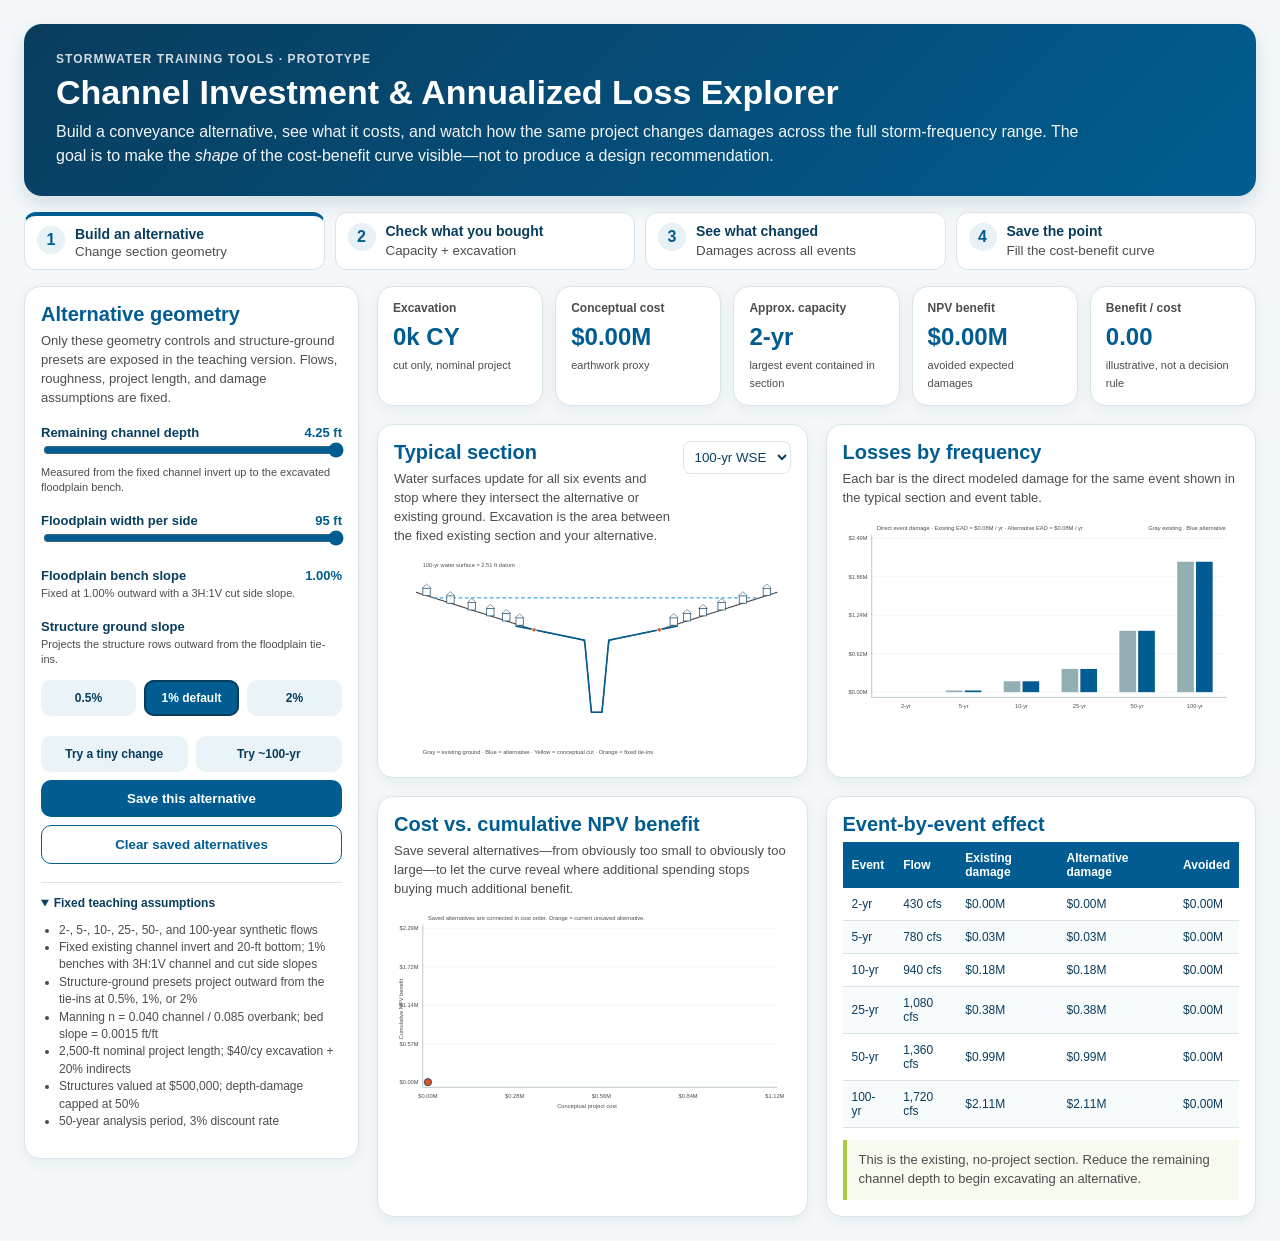
<file: docs/annualized-losses/index.html>
<!doctype html>
<html lang="en">
<head>
  <meta charset="utf-8" />
  <meta name="viewport" content="width=device-width,initial-scale=1" />
  <title>Channel Investment & Annualized Loss Explorer</title>
  <link rel="stylesheet" href="css/app.css?v=2a6af520" />
</head>
<body>
  <main class="shell">
    <header class="hero">
      <div>
        <div class="eyebrow">Stormwater Training Tools · Prototype</div>
        <h1>Channel Investment & Annualized Loss Explorer</h1>
        <p class="lede">Build a conveyance alternative, see what it costs, and watch how the same project changes damages across the full storm-frequency range. The goal is to make the <em>shape</em> of the cost-benefit curve visible—not to produce a design recommendation.</p>
      </div>
    </header>

    <section class="workflow" aria-label="Teaching sequence">
      <div class="step active"><span>1</span><strong>Build an alternative</strong><small>Change section geometry</small></div>
      <div class="step"><span>2</span><strong>Check what you bought</strong><small>Capacity + excavation</small></div>
      <div class="step"><span>3</span><strong>See what changed</strong><small>Damages across all events</small></div>
      <div class="step"><span>4</span><strong>Save the point</strong><small>Fill the cost-benefit curve</small></div>
    </section>

    <div class="layout">
      <aside class="card controls">
        <h2>Alternative geometry</h2>
        <p class="muted">Only these geometry controls and structure-ground presets are exposed in the teaching version. Flows, roughness, project length, and damage assumptions are fixed.</p>

        <label>Remaining channel depth <output id="depthOut"></output></label>
        <input id="channelDepth" type="range" min="0.25" max="4.25" step="0.25" value="4.25" />
        <p class="control-note">Measured from the fixed channel invert up to the excavated floodplain bench.</p>

        <label>Floodplain width per side <output id="widthOut"></output></label>
        <input id="floodplainWidth" type="range" min="40" max="95" step="5" value="95" />

        <label>Floodplain bench slope <output id="slopeOut">1.00%</output></label>
        <p class="control-note">Fixed at 1.00% outward with a 3H:1V cut side slope.</p>

        <div class="preset-label">Structure ground slope</div>
        <p class="control-note">Projects the structure rows outward from the floodplain tie-ins.</p>
        <div class="preset-row three" role="group" aria-label="Structure ground slope preset">
          <button class="secondary" data-structure-slope="0.5" aria-pressed="false">0.5%</button>
          <button class="secondary active" data-structure-slope="1" aria-pressed="true">1% default</button>
          <button class="secondary" data-structure-slope="2" aria-pressed="false">2%</button>
        </div>

        <div class="preset-row">
          <button class="secondary" data-preset="tiny">Try a tiny change</button>
          <button class="secondary" data-preset="hundred">Try ~100-yr</button>
        </div>
        <button id="saveScenario" class="primary">Save this alternative</button>
        <button id="resetScenarios" class="ghost">Clear saved alternatives</button>

        <details open>
          <summary>Fixed teaching assumptions</summary>
          <ul>
            <li>2-, 5-, 10-, 25-, 50-, and 100-year synthetic flows</li>
            <li>Fixed existing channel invert and 20-ft bottom; 1% benches with 3H:1V channel and cut side slopes</li>
            <li>Structure-ground presets project outward from the tie-ins at 0.5%, 1%, or 2%</li>
            <li>Manning n = 0.040 channel / 0.085 overbank; bed slope = 0.0015 ft/ft</li>
            <li>2,500-ft nominal project length; $40/cy excavation + 20% indirects</li>
            <li>Structures valued at $500,000; depth-damage capped at 50%</li>
            <li>50-year analysis period, 3% discount rate</li>
          </ul>
        </details>
      </aside>

      <section class="content">
        <div class="metrics">
          <article class="metric"><span>Excavation</span><strong id="excavationMetric">—</strong><small>cut only, nominal project</small></article>
          <article class="metric"><span>Conceptual cost</span><strong id="costMetric">—</strong><small>earthwork proxy</small></article>
          <article class="metric"><span>Approx. capacity</span><strong id="capacityMetric">—</strong><small>largest event contained in section</small></article>
          <article class="metric"><span>NPV benefit</span><strong id="benefitMetric">—</strong><small>avoided expected damages</small></article>
          <article class="metric"><span>Benefit / cost</span><strong id="bcrMetric">—</strong><small>illustrative, not a decision rule</small></article>
        </div>

        <div class="grid two">
          <article class="card chart-card">
            <div class="card-head"><div><h2>Typical section</h2><p>Water surfaces update for all six events and stop where they intersect the alternative or existing ground. Excavation is the area between the fixed existing section and your alternative.</p></div><select id="waterEvent"><option value="100">100-yr WSE</option><option value="50">50-yr WSE</option><option value="25">25-yr WSE</option><option value="10">10-yr WSE</option><option value="5">5-yr WSE</option><option value="2">2-yr WSE</option></select></div>
            <svg id="sectionChart" viewBox="0 0 760 390" role="img" aria-label="Channel typical section"></svg>
          </article>

          <article class="card chart-card">
            <div class="card-head"><div><h2>Losses by frequency</h2><p>Each bar is the direct modeled damage for the same event shown in the typical section and event table.</p></div></div>
            <svg id="lossChart" viewBox="0 0 760 390" role="img" aria-label="Direct losses by design event"></svg>
          </article>
        </div>

        <div class="grid two">
          <article class="card chart-card">
            <div class="card-head"><div><h2>Cost vs. cumulative NPV benefit</h2><p>Save several alternatives—from obviously too small to obviously too large—to let the curve reveal where additional spending stops buying much additional benefit.</p></div></div>
            <svg id="benefitChart" viewBox="0 0 760 390" role="img" aria-label="Cost versus benefit curve"></svg>
          </article>

          <article class="card">
            <h2>Event-by-event effect</h2>
            <div class="table-wrap">
              <table>
                <thead><tr><th>Event</th><th>Flow</th><th>Existing damage</th><th>Alternative damage</th><th>Avoided</th></tr></thead>
                <tbody id="eventTable"></tbody>
              </table>
            </div>
            <div id="interpretation" class="callout"></div>
          </article>
        </div>
      </section>
    </div>
  </main>
  <script src="js/model.js?v=2a6af520"></script>
  <script src="js/charts.js?v=2a6af520"></script>
  <script src="js/app.js?v=2a6af520"></script>
</body>
</html>
</file>
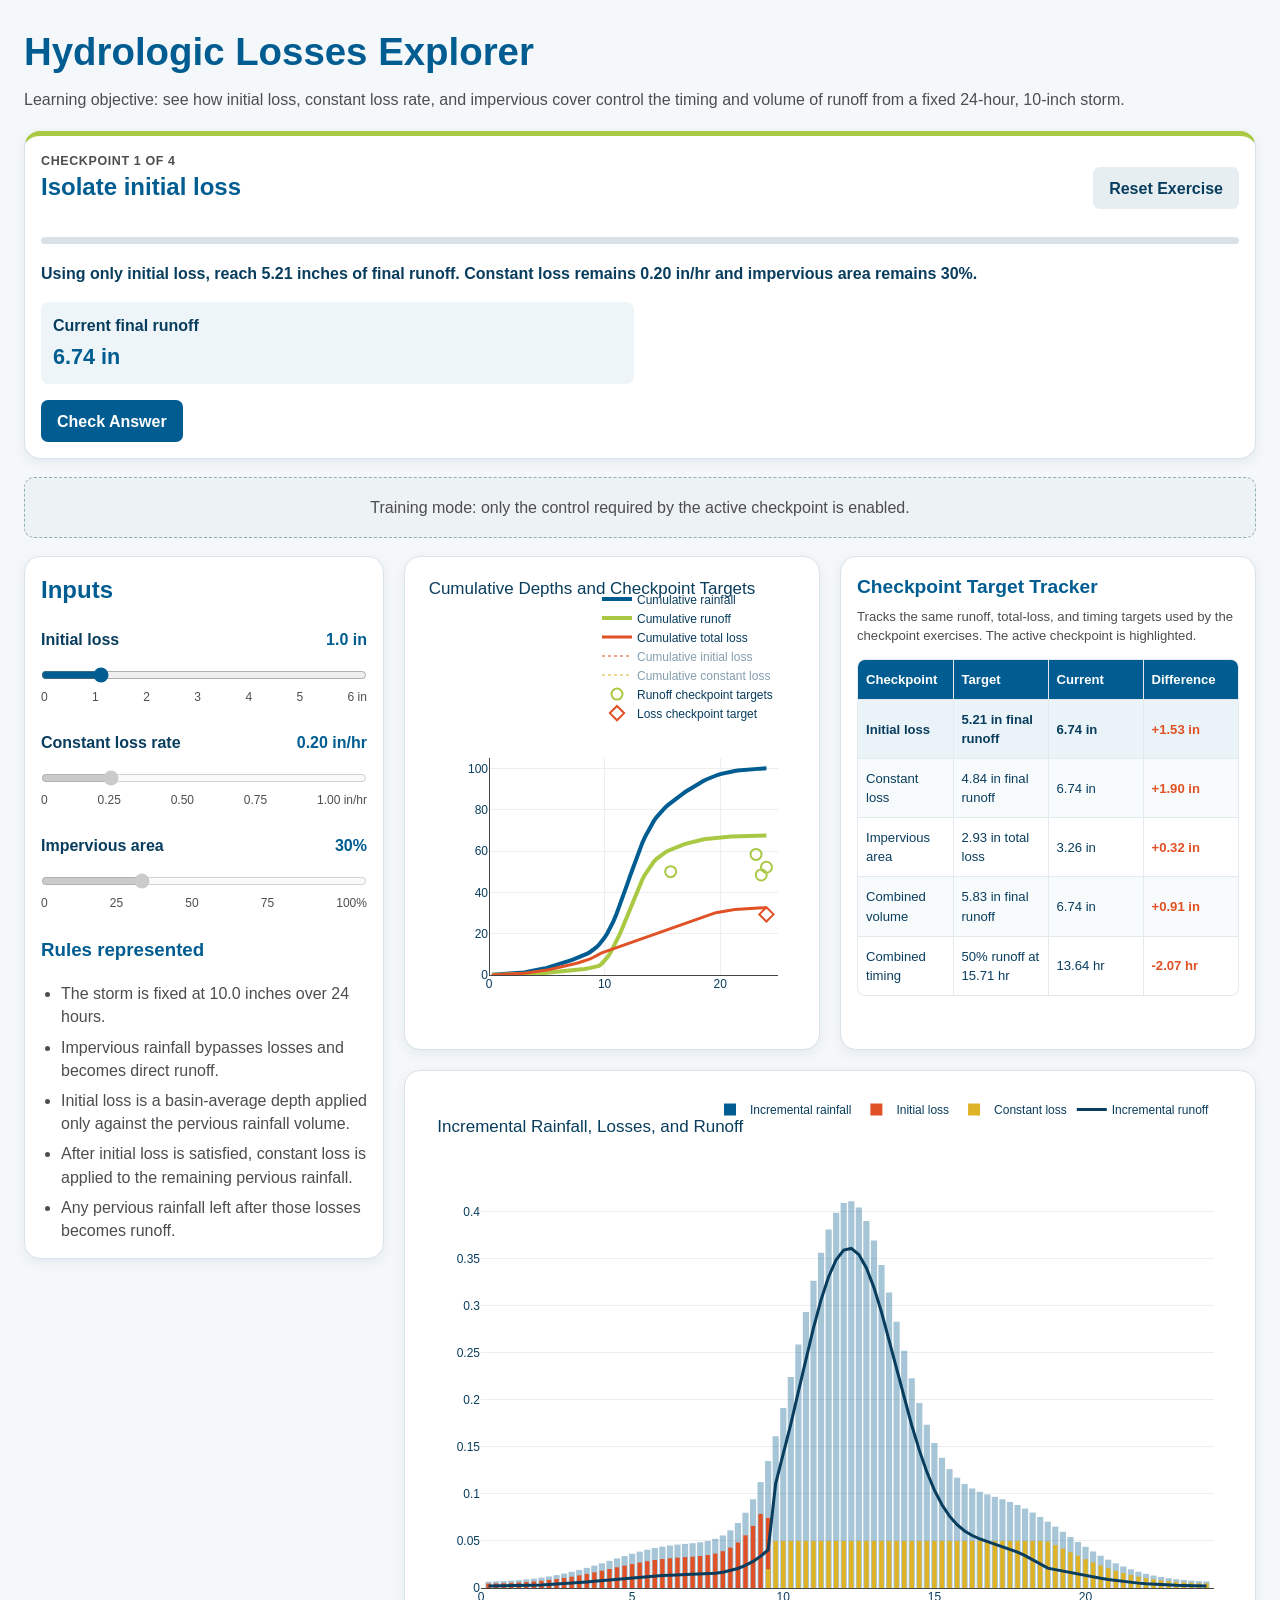
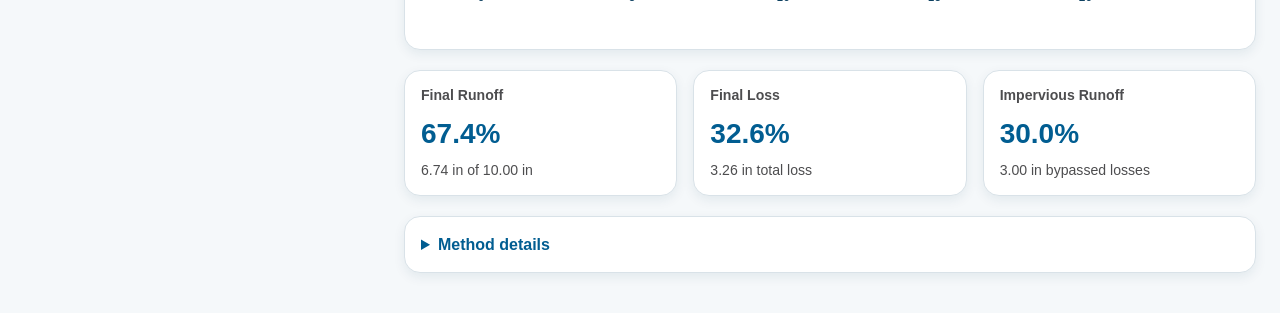
<file: docs/losses/index.html>
<!doctype html>
<html lang="en">
<head>
  <meta charset="utf-8">
  <meta name="viewport" content="width=device-width, initial-scale=1">
  <meta name="description" content="Interactive training app for initial and constant hydrologic loss calculations.">
  <title>Hydrologic Losses Explorer</title>
  <link rel="stylesheet" href="css/app.css?v=dc2dea6d">
  <link rel="stylesheet" href="../shared/css/checkpoints.css?v=dc2dea6d">
</head>
<body>
  <main class="app-shell">
    <header class="app-header">
      <h1>Hydrologic Losses Explorer</h1>
      <p>
        Learning objective: see how initial loss, constant loss rate, and impervious cover control
        the timing and volume of runoff from a fixed 24-hour, 10-inch storm.
      </p>
    </header>

    <section class="card checkpoint-card" aria-labelledby="checkpoint-title">
      <div class="checkpoint-header">
        <div>
          <p id="checkpoint-number" class="checkpoint-number"></p>
          <h2 id="checkpoint-title"></h2>
        </div>
        <button id="checkpoint-reset" class="checkpoint-button secondary" type="button">Reset Exercise</button>
      </div>
      <div class="checkpoint-progress-track" aria-hidden="true"><div id="checkpoint-progress" class="checkpoint-progress"></div></div>
      <p id="checkpoint-task" class="checkpoint-task"></p>
      <div id="checkpoint-body" class="checkpoint-body"></div>
      <div id="checkpoint-feedback" class="checkpoint-feedback" role="status" hidden></div>
      <div class="checkpoint-actions">
        <button id="checkpoint-check" class="checkpoint-button" type="button">Check Answer</button>
        <button id="checkpoint-next" class="checkpoint-button" type="button" hidden>Next Checkpoint</button>
      </div>
      <p id="checkpoint-complete" class="checkpoint-complete" hidden>Loss checkpoints complete. All three controls are now unlocked for free exploration.</p>
    </section>

    <div id="sandbox-lock" class="sandbox-lock">Training mode: only the control required by the active checkpoint is enabled.</div>

    <div class="app-grid">
      <aside class="card input-panel" aria-labelledby="inputs-heading">
        <h2 id="inputs-heading">Inputs</h2>

        <div class="control-group">
          <div class="control-heading">
            <label for="initial-loss-slider">Initial loss</label>
            <output id="initial-loss-value" class="control-value" for="initial-loss-slider">1.0 in</output>
          </div>
          <input id="initial-loss-slider" type="range" min="0" max="6" step="0.1" value="1.0">
          <div class="range-scale" aria-hidden="true">
            <span>0</span><span>1</span><span>2</span><span>3</span><span>4</span><span>5</span><span>6 in</span>
          </div>
        </div>

        <div class="control-group">
          <div class="control-heading">
            <label for="constant-loss-slider">Constant loss rate</label>
            <output id="constant-loss-value" class="control-value" for="constant-loss-slider">0.20 in/hr</output>
          </div>
          <input id="constant-loss-slider" type="range" min="0" max="1" step="0.05" value="0.20">
          <div class="range-scale" aria-hidden="true">
            <span>0</span><span>0.25</span><span>0.50</span><span>0.75</span><span>1.00 in/hr</span>
          </div>
        </div>

        <div class="control-group">
          <div class="control-heading">
            <label for="impervious-slider">Impervious area</label>
            <output id="impervious-value" class="control-value" for="impervious-slider">30%</output>
          </div>
          <input id="impervious-slider" type="range" min="0" max="100" step="5" value="30">
          <div class="range-scale" aria-hidden="true">
            <span>0</span><span>25</span><span>50</span><span>75</span><span>100%</span>
          </div>
        </div>

        <h3>Rules represented</h3>
        <ul class="rules-list">
          <li>The storm is fixed at 10.0 inches over 24 hours.</li>
          <li>Impervious rainfall bypasses losses and becomes direct runoff.</li>
          <li>Initial loss is a basin-average depth applied only against the pervious rainfall volume.</li>
          <li>After initial loss is satisfied, constant loss is applied to the remaining pervious rainfall.</li>
          <li>Any pervious rainfall left after those losses becomes runoff.</li>
        </ul>
      </aside>

      <section class="results-column" aria-label="Loss calculation results">
        <div class="primary-grid">
          <article class="card plot-card">
            <div id="cumulative-plot" class="plot cumulative-plot" aria-label="Cumulative rainfall, runoff, loss, and target chart"></div>
          </article>

          <article class="card goal-card">
            <h2>Checkpoint Target Tracker</h2>
            <p class="goal-note">
              Tracks the same runoff, total-loss, and timing targets used by the checkpoint exercises.
              The active checkpoint is highlighted.
            </p>
            <div class="table-wrap">
              <table class="goal-table">
                <thead>
                  <tr>
                    <th scope="col">Checkpoint</th>
                    <th scope="col">Target</th>
                    <th scope="col">Current</th>
                    <th scope="col">Difference</th>
                  </tr>
                </thead>
                <tbody id="goal-table-body"></tbody>
              </table>
            </div>
          </article>
        </div>

        <article class="card incremental-card">
          <div id="incremental-plot" class="plot incremental-plot" aria-label="Incremental rainfall, runoff, and loss chart"></div>
        </article>

        <div class="metrics-grid" aria-label="Summary metrics">
          <article id="metric-runoff" class="card metric-card">
            <div class="metric-title"></div>
            <div class="metric-value"></div>
            <div class="metric-subtitle"></div>
          </article>
          <article id="metric-loss" class="card metric-card">
            <div class="metric-title"></div>
            <div class="metric-value"></div>
            <div class="metric-subtitle"></div>
          </article>
          <article id="metric-impervious" class="card metric-card">
            <div class="metric-title"></div>
            <div class="metric-value"></div>
            <div class="metric-subtitle"></div>
          </article>
        </div>

        <details class="card method-details">
          <summary>Method details</summary>
          <div>
            <p>For each time step, rainfall is split into impervious and pervious components.</p>
            <p>Impervious runoff equals rainfall multiplied by percent impervious. This portion does not see either the initial loss or the constant loss rate.</p>
            <p>Pervious rainfall first fills the remaining basin-average initial loss. Once that abstraction is satisfied, the constant loss rate is converted to a time-step capacity and subtracted from the remaining pervious rainfall.</p>
            <p>The model enforces mass balance at every time step: rainfall equals runoff plus initial loss plus constant loss.</p>
          </div>
        </details>
      </section>
    </div>
  </main>

  <script src="vendor/plotly.min.js?v=dc2dea6d"></script>
  <script src="js/model.js?v=dc2dea6d"></script>
  <script src="js/charts.js?v=dc2dea6d"></script>
  <script src="../shared/js/checkpoints.js?v=dc2dea6d"></script>
  <script src="js/app.js?v=dc2dea6d"></script>
</body>
</html>
</file>
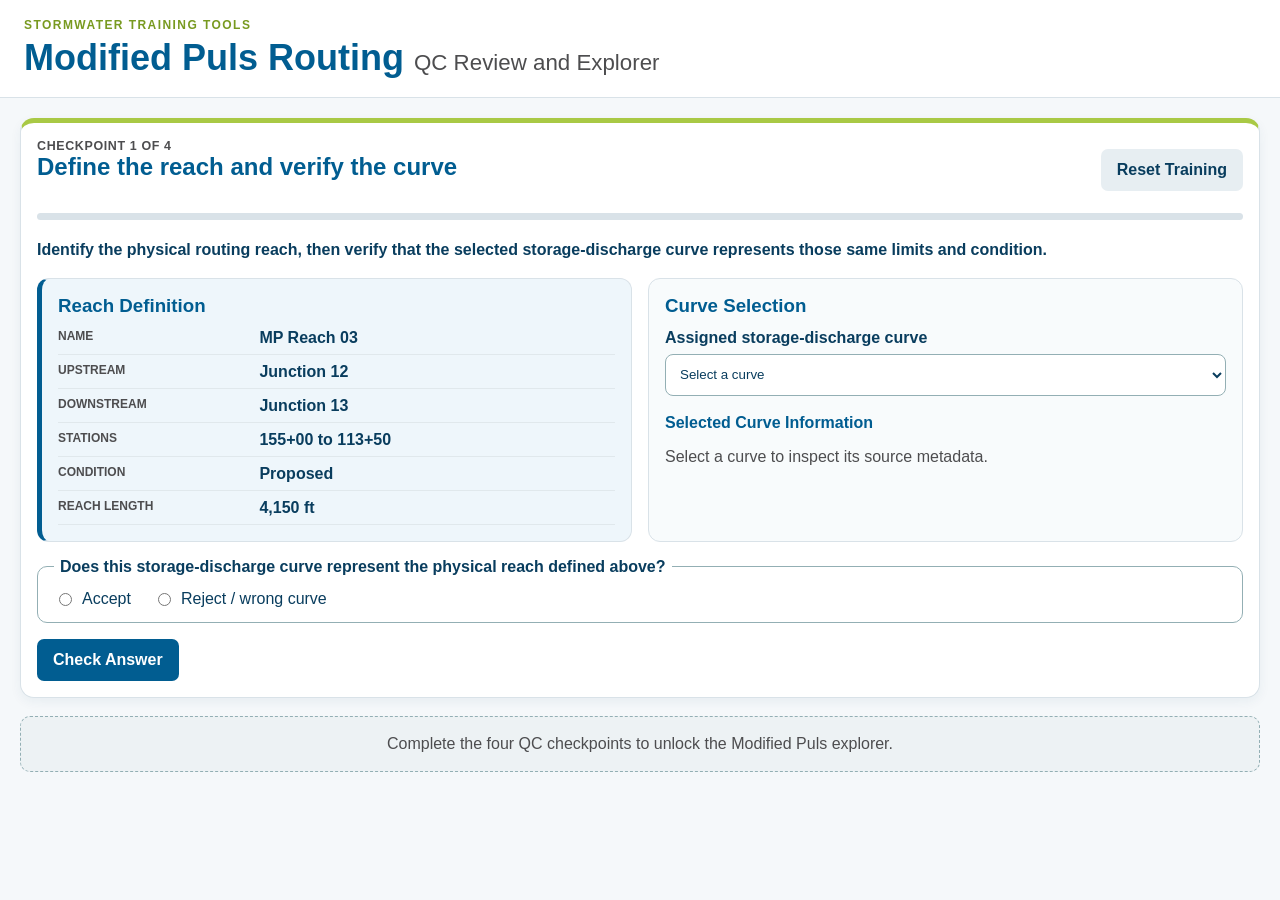
<file: docs/modified-puls/index.html>
<!DOCTYPE html>
<html lang="en">
<head>
  <meta charset="utf-8" />
  <meta name="viewport" content="width=device-width, initial-scale=1" />
  <title>Modified Puls Routing — Teaching Companion</title>
  <link rel="stylesheet" href="css/styles.css?v=66efa149" />
  <link rel="stylesheet" href="../shared/css/checkpoints.css?v=66efa149" />
  <script src="vendor/plotly.min.js?v=66efa149"></script>
</head>
<body>
  <header class="appbar">
    <div>
      <p class="eyebrow">Stormwater Training Tools</p>
      <h1>Modified Puls Routing <span>QC Review and Explorer</span></h1>
    </div>
  </header>

  <main class="page-wrap">
    <section class="card checkpoint-card" aria-labelledby="checkpoint-title">
      <div class="checkpoint-header">
        <div>
          <p id="checkpoint-number" class="checkpoint-number"></p>
          <h2 id="checkpoint-title"></h2>
        </div>
        <button id="checkpoint-reset" class="checkpoint-button secondary" type="button">Reset Training</button>
      </div>
      <div class="checkpoint-progress-track" aria-hidden="true"><div id="checkpoint-progress" class="checkpoint-progress"></div></div>
      <p id="checkpoint-task" class="checkpoint-task"></p>
      <div id="checkpoint-body" class="checkpoint-body"></div>
      <div id="checkpoint-feedback" class="checkpoint-feedback" role="status" hidden></div>
      <div class="checkpoint-actions">
        <button id="checkpoint-check" class="checkpoint-button" type="button">Check Answer</button>
        <button id="checkpoint-next" class="checkpoint-button" type="button" hidden>Next Checkpoint</button>
      </div>
      <div id="checkpoint-complete" class="checkpoint-complete" hidden>
        <strong>Before reviewing the routed hydrograph, verify:</strong>
        <ol>
          <li>what physical reach the element represents,</li>
          <li>that the correct curve is assigned,</li>
          <li>that the curve represents current geometry, and</li>
          <li>that the curve adequately represents the routed range.</li>
        </ol>
      </div>
    </section>

    <div id="sandbox-lock" class="sandbox-lock">Complete the four QC checkpoints to unlock the Modified Puls explorer.</div>

    <section id="sandbox-shell" class="sandbox-shell is-checkpoint-locked">
      <div class="sandbox-heading card">
        <div>
          <p class="eyebrow">Unlocked sandbox</p>
          <h2>Modified Puls Routing Explorer</h2>
          <p>First prove that the setup deserves to be trusted. Then explore what Modified Puls routing does.</p>
        </div>
        <nav class="tabs" id="tabs" aria-label="Explorer sections">
          <button class="tab" data-act="1"><b>1</b> Concept</button>
          <button class="tab" data-act="2"><b>2</b> Mechanics</button>
          <button class="tab" data-act="3"><b>3</b> Result</button>
        </nav>
      </div>

      <div class="layout">
        <!-- Left input rail (persists across acts) -->
        <aside class="rail card">
      <h3>Example</h3>
      <select id="preset-select" aria-label="Preset example"></select>
      <p id="preset-blurb" class="muted small"></p>

      <h3>Storage multiplier</h3>
      <div class="slider-row">
        <input type="range" id="mult-slider" min="0.1" max="3" step="0.05" value="1" />
        <output id="mult-out">1.00</output>
      </div>
      <p class="muted small">Scales storage only. Higher = more storage held back.</p>

      <h3>Use your own data</h3>
      <label class="upload">
        <input type="file" id="upload-hydro" accept=".csv" hidden />
        <span>Upload hydrograph CSV</span>
      </label>
      <div id="hydro-name" class="muted small">Using preset hydrograph.</div>
      <label class="upload">
        <input type="file" id="upload-curve" accept=".csv" hidden />
        <span>Upload storage-discharge CSV</span>
      </label>
      <div id="curve-name" class="muted small">Using preset storage-discharge curve.</div>
      <button id="reset-data" class="btn-ghost small">Reset to preset data</button>

      <div class="rail-foot">
        <div class="dt-readout">Δt: <b id="dt-readout">—</b></div>
        <button id="share-btn" class="btn-primary">🔗 Share this view</button>
        <div id="share-status" class="muted small"></div>
        <div class="downloads small">
          <a href="#" id="dl-hydro">⬇ hydrograph CSV</a> ·
          <a href="#" id="dl-curve">⬇ curve CSV</a>
        </div>
      </div>
        </aside>

        <!-- Main panel: three acts -->
        <section class="main">
      <div id="status" class="card status"></div>

      <!-- ACT 1: CONCEPT -->
      <div class="act" id="act-1">
        <div class="card">
          <h2>What routing does</h2>
          <p class="lead">A reservoir or basin holds water back and lets it out through its outlet.
            The result is a routed <b>outflow</b> hydrograph that is <b>attenuated</b> (lower peak) and
            <b>lagged</b> (later peak) compared to the inflow. Drag the storage multiplier and watch both change.</p>
          <div class="plot" id="concept-plot"></div>
          <div class="concept-metrics">
            <div class="pill"><span class="muted">Peak attenuation</span><b id="concept-atten">—</b></div>
            <div class="pill"><span class="muted">Peak lag</span><b id="concept-lag">—</b></div>
          </div>
        </div>
      </div>

      <!-- ACT 2: MECHANICS -->
      <div class="act" id="act-2" hidden>
        <div class="card">
          <h2>The arithmetic HEC-HMS hides</h2>
          <p class="lead">Each timestep solves one equation against the <b>storage-indication curve</b>.
            Step through it: the green marker is exactly where this step's value is read off the curve.</p>
          <div class="split">
            <div class="tableau-wrap">
              <table class="tableau" id="mech-table"></table>
            </div>
            <div class="plot mech-plot" id="mech-curve"></div>
          </div>
          <div class="eqn" id="mech-eqn"></div>
          <div class="stepper">
            <button id="step-prev" class="btn-ghost">◀ Prev</button>
            <button id="step-next" class="btn-ghost">Next ▶</button>
            <button id="step-play" class="btn-ghost">▶▶ Auto-play</button>
            <span id="step-counter" class="muted"></span>
          </div>
          <p class="note">☞ The curve <b>is</b> the routing. HEC-HMS just runs this loop for every timestep. On long events the stepper shows representative steps (first, peak, last, and evenly-spaced points) — each row is still an exact routed timestep.</p>
        </div>
      </div>

      <!-- ACT 3: RESULT -->
      <div class="act" id="act-3" hidden>
        <div class="metrics">
          <div class="metric card" id="m-inflow"></div>
          <div class="metric card" id="m-outflow"></div>
          <div class="metric card" id="m-modified"></div>
          <div class="metric card" id="m-volume"></div>
        </div>
        <div class="two-col">
          <div class="card"><div class="plot" id="result-hydro"></div></div>
          <div class="card"><div class="plot" id="result-curve"></div></div>
        </div>
        <div class="card">
          <h3>Hydrograph summary</h3>
          <table class="summary" id="result-table"></table>
        </div>
        <div class="card note-card" id="result-notes"></div>
      </div>
        </section>
      </div>
    </section>
  </main>

  <script src="../shared/js/checkpoints.js?v=66efa149"></script>
  <script type="module" src="js/app.js?v=66efa149"></script>
</body>
</html>
</file>
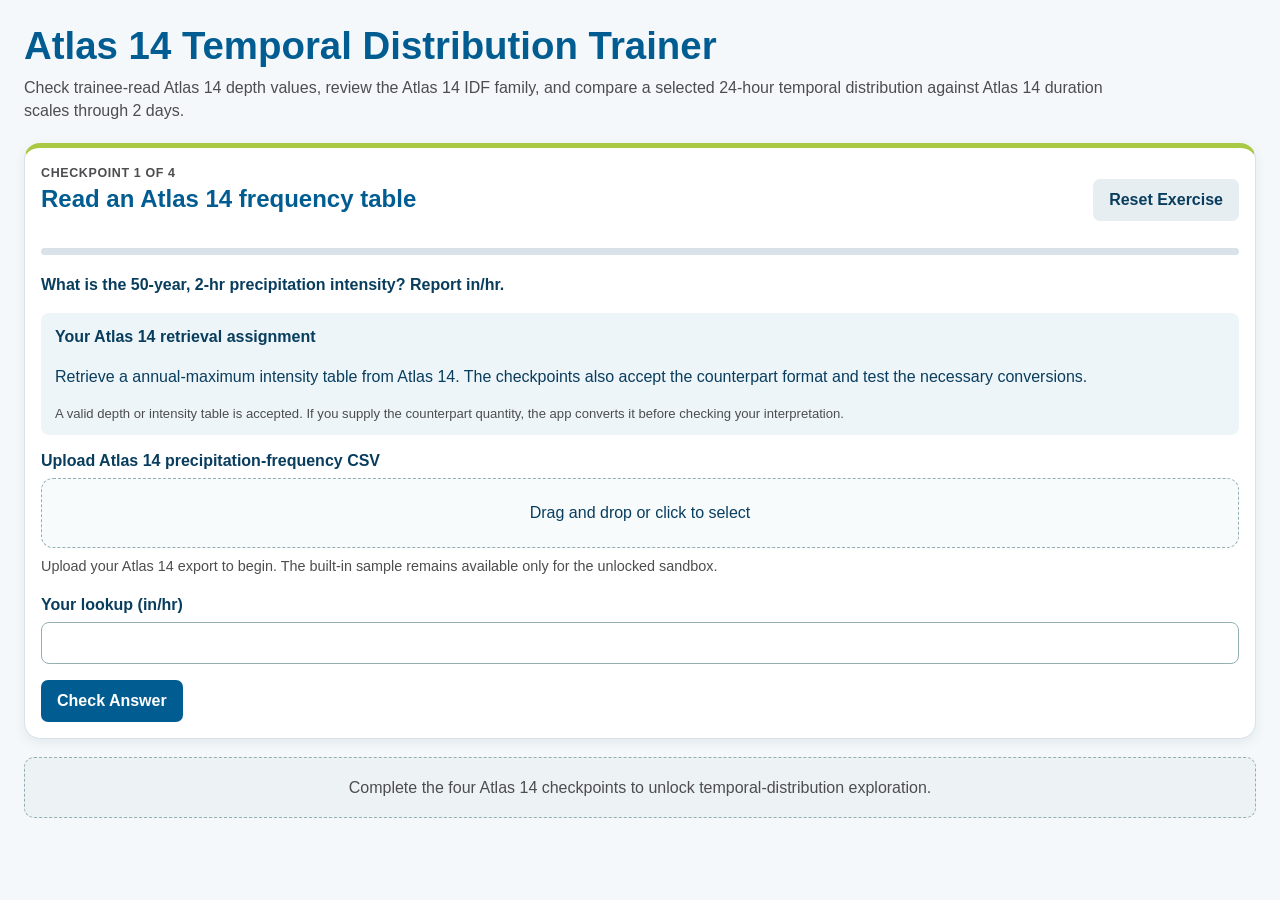
<file: docs/precipitation/index.html>
<!doctype html>
<html lang="en">
<head>
  <meta charset="utf-8">
  <meta name="viewport" content="width=device-width, initial-scale=1">
  <meta name="description" content="Interactive Atlas 14 temporal distribution training app.">
  <title>Atlas 14 Temporal Distribution Trainer</title>
  <link rel="stylesheet" href="css/app.css?v=5779f47b">
  <link rel="stylesheet" href="../shared/css/checkpoints.css?v=5779f47b">
  <script defer src="vendor/plotly.min.js?v=5779f47b"></script>
  <script defer src="js/model.js?v=5779f47b"></script>
  <script defer src="js/charts.js?v=5779f47b"></script>
  <script defer src="../shared/js/checkpoints.js?v=5779f47b"></script>
  <script defer src="js/app.js?v=5779f47b"></script>
</head>
<body>
  <main class="page-shell">
    <header class="page-header">
      <h1>Atlas 14 Temporal Distribution Trainer</h1>
      <p>
        Check trainee-read Atlas 14 depth values, review the Atlas 14 IDF family, and compare a selected
        24-hour temporal distribution against Atlas 14 duration scales through 2 days.
      </p>
    </header>

    <section class="card checkpoint-card" aria-labelledby="checkpoint-title">
      <div class="checkpoint-header">
        <div>
          <p id="checkpoint-number" class="checkpoint-number"></p>
          <h2 id="checkpoint-title"></h2>
        </div>
        <button id="checkpoint-reset" class="checkpoint-button secondary" type="button">Reset Exercise</button>
      </div>
      <div class="checkpoint-progress-track" aria-hidden="true"><div id="checkpoint-progress" class="checkpoint-progress"></div></div>
      <p id="checkpoint-task" class="checkpoint-task"></p>
      <div class="atlas-assignment">
        <strong>Your Atlas 14 retrieval assignment</strong>
        <p id="atlas-assignment-text"></p>
        <p class="small-text">A valid depth or intensity table is accepted. If you supply the counterpart quantity, the app converts it before checking your interpretation.</p>
      </div>
      <label class="control-label" for="atlas-file">Upload Atlas 14 precipitation-frequency CSV</label>
      <div id="atlas-upload-zone" class="upload-zone" tabindex="0" role="button" aria-controls="atlas-file">
        <span>Drag and drop or click to select</span>
        <input id="atlas-file" type="file" accept=".csv,text/csv" hidden>
      </div>
      <div id="atlas-file-name" class="file-name">Upload your Atlas 14 export to begin. The built-in sample remains available only for the unlocked sandbox.</div>
      <div id="checkpoint-body" class="checkpoint-body"></div>
      <div id="checkpoint-feedback" class="checkpoint-feedback" role="status" hidden></div>
      <div class="checkpoint-actions">
        <button id="checkpoint-check" class="checkpoint-button" type="button">Check Answer</button>
        <button id="checkpoint-next" class="checkpoint-button" type="button" hidden>Next Checkpoint</button>
      </div>
      <p id="checkpoint-complete" class="checkpoint-complete" hidden>Core checkpoints complete. Temporal-distribution exploration is now unlocked below.</p>
    </section>

    <div id="sandbox-lock" class="sandbox-lock">Complete the four Atlas 14 checkpoints to unlock temporal-distribution exploration.</div>

    <div id="sandbox-content" class="app-grid is-checkpoint-locked">
      <aside class="card input-panel" aria-label="Inputs">
        <h2>Inputs</h2>

        <label class="control-label" for="method-dropdown">Temporal distribution</label>
        <select id="method-dropdown" class="select-input" aria-describedby="distribution-help"></select>
        <p id="distribution-help" class="small-text">
          Library distributions are read from CSV files listed in
          <code>data/temporal_distributions/manifest.json</code>. The dropdown label is the CSV filename without
          <code>.csv</code>.
        </p>
        <p class="small-text">
          The processed storm uses the Atlas 14 100-year, 24-hour depth from the active uploaded or sample table.
        </p>

        <h3>Assumptions</h3>
        <ul class="assumption-list">
          <li>Atlas input may be a depth or intensity CSV using partial-duration ARI columns or annual-maximum AEP columns.</li>
          <li>The reference event is fixed at the 100-year ARI.</li>
          <li>The generated storm duration is 24 hours.</li>
          <li>The generated storm timestep is 5 minutes.</li>
          <li>Library distributions use unitless cumulative columns: <code>fraction_time</code> and <code>fraction_cumulative_depth</code>.</li>
          <li>Atlas durations longer than 2 days are excluded.</li>
          <li>IDF comparison uses rolling maximum depths from the processed storm.</li>
          <li>Durations longer than 24 hours include zero rainfall after the storm ends.</li>
        </ul>
      </aside>

      <section class="results-column" aria-live="polite">
        <section id="status-message" class="card status-card">
          <h2>Loading</h2>
          <p>Initializing the temporal distribution library.</p>
        </section>

        <section class="metric-grid" aria-label="Summary metrics">
          <article class="metric-card" id="metric-location">
            <div class="metric-title">Location</div>
            <div class="metric-value">--</div>
            <div class="metric-subtitle">Awaiting data</div>
          </article>
          <article class="metric-card" id="metric-total">
            <div class="metric-title">Applied 24-hr Depth</div>
            <div class="metric-value">--</div>
            <div class="metric-subtitle">Awaiting data</div>
          </article>
          <article class="metric-card" id="metric-peak">
            <div class="metric-title">Peak 5-min Intensity</div>
            <div class="metric-value">--</div>
            <div class="metric-subtitle">Awaiting data</div>
          </article>
          <article class="metric-card" id="metric-1hr">
            <div class="metric-title">Processed 1-hr Max</div>
            <div class="metric-value">--</div>
            <div class="metric-subtitle">Awaiting data</div>
          </article>
        </section>

        <section class="card plot-card idf-card">
          <div id="idf-plot" class="plot idf-plot" aria-label="Atlas 14 IDF curve comparison plot"></div>
        </section>

        <section class="card plot-card">
          <div id="hyetograph-plot" class="plot hyetograph-plot" aria-label="Generated temporal distribution hyetograph"></div>
        </section>

        <section class="card table-card">
          <h2>Atlas 14 Depth and Processed Storm Comparison</h2>
          <div class="table-wrap">
            <table id="verification-table">
              <thead>
                <tr>
                  <th>Duration</th>
                  <th>Checkpoint Atlas Depth (in)</th>
                  <th>Atlas 100-yr Depth (in)</th>
                  <th>Processed Storm Max Depth (in)</th>
                  <th>Processed - Atlas Depth (in)</th>
                  <th>Processed Storm Intensity (in/hr)</th>
                  <th>Atlas 100-yr Intensity (in/hr)</th>
                  <th>Processed - Atlas Intensity (in/hr)</th>
                </tr>
              </thead>
              <tbody id="verification-table-body"></tbody>
            </table>
          </div>
        </section>

        <details class="card method-notes">
          <summary>Method notes and limitations</summary>
          <div class="details-body">
            <p>Atlas 14 depths are parsed by duration and recurrence interval. Durations longer than 2 days are excluded. Intensities are calculated as depth divided by duration.</p>
            <p>Library temporal distributions are fractional time and fractional cumulative depth CSVs. The app interpolates each cumulative curve to 5-minute intervals and scales it to the selected 24-hour total.</p>
            <p>Alternating Block uses the 100-year Atlas 14 depth-duration curve through 24 hours, interpolates intermediate durations on log-log axes, and rearranges incremental depths around the selected center.</p>
            <p>The processed-storm IDF curve is a rolling-maximum diagnostic that shows whether a temporal distribution reproduces, exceeds, or falls below Atlas 14 at each duration.</p>
          </div>
        </details>
      </section>
    </div>
  </main>

  <noscript>This application requires JavaScript.</noscript>
</body>
</html>
</file>
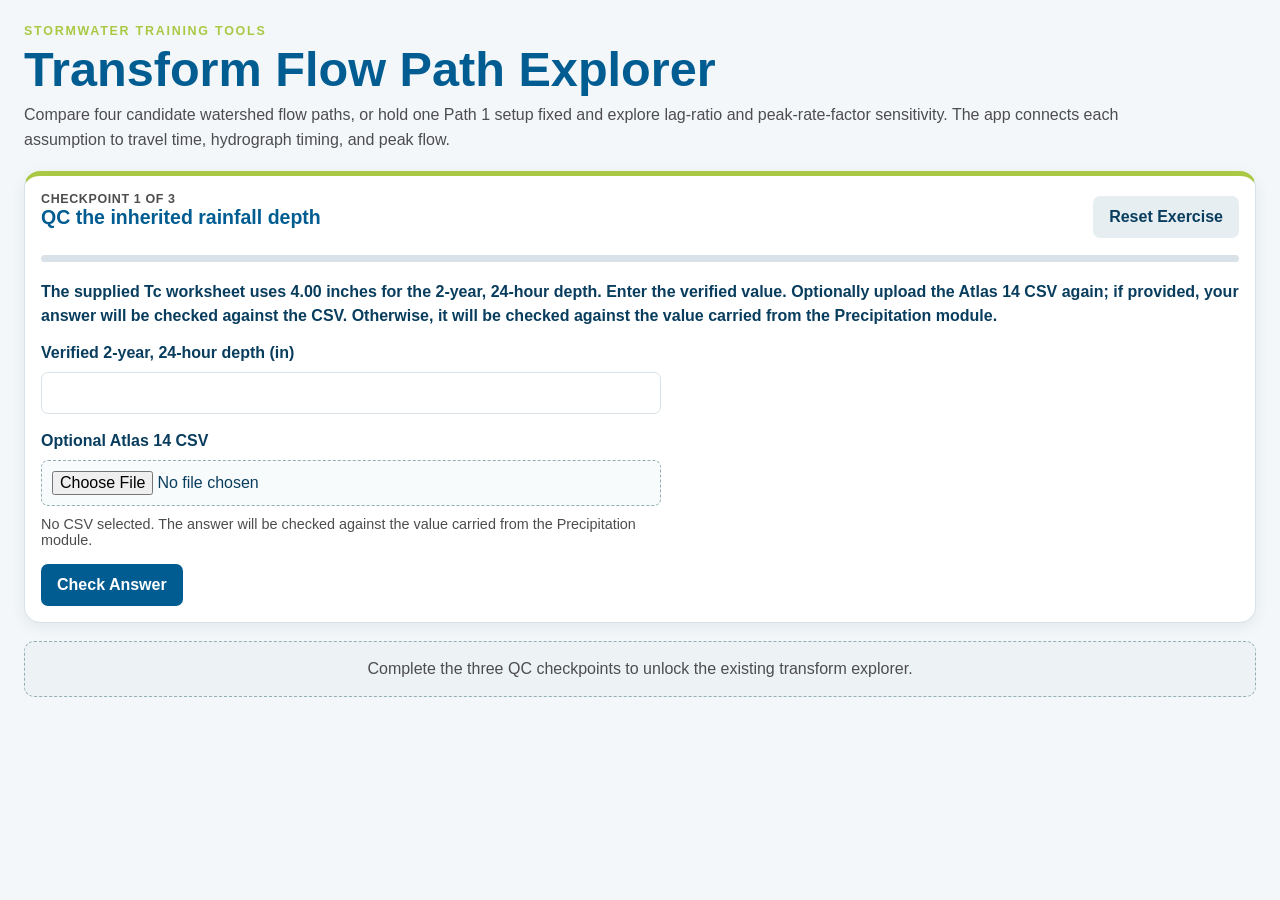
<file: docs/transform/index.html>
<!doctype html>
<html lang="en">
<head>
  <meta charset="utf-8">
  <meta name="viewport" content="width=device-width, initial-scale=1">
  <meta http-equiv="Cache-Control" content="no-cache, no-store, must-revalidate">
  <meta http-equiv="Pragma" content="no-cache">
  <meta http-equiv="Expires" content="0">
  <meta name="description" content="Interactive training app for flow-path, time-of-concentration, lag-ratio, and peak-rate-factor sensitivity.">
  <title>Transform Flow Path Explorer</title>
  <link rel="stylesheet" href="css/app.css?v=c787a571">
  <link rel="stylesheet" href="../shared/css/checkpoints.css?v=c787a571">
</head>
<body>
  <main class="app-shell">
    <div class="page-wrap">
      <header class="page-header">
        <div>
          <p class="eyebrow">Stormwater Training Tools</p>
          <h1>Transform Flow Path Explorer</h1>
          <p class="lede">Compare four candidate watershed flow paths, or hold one Path 1 setup fixed and explore lag-ratio and peak-rate-factor sensitivity. The app connects each assumption to travel time, hydrograph timing, and peak flow.</p>
        </div>
      </header>

      <section class="card checkpoint-card" aria-labelledby="checkpoint-title">
        <div class="checkpoint-header">
          <div>
            <p id="checkpoint-number" class="checkpoint-number"></p>
            <h2 id="checkpoint-title"></h2>
          </div>
          <button id="checkpoint-reset" class="checkpoint-button secondary" type="button">Reset Exercise</button>
        </div>
        <div class="checkpoint-progress-track" aria-hidden="true"><div id="checkpoint-progress" class="checkpoint-progress"></div></div>
        <p id="checkpoint-task" class="checkpoint-task"></p>
        <div id="checkpoint-body" class="checkpoint-body"></div>
        <div id="checkpoint-feedback" class="checkpoint-feedback" role="status" hidden></div>
        <div class="checkpoint-actions">
          <button id="checkpoint-check" class="checkpoint-button" type="button">Check Answer</button>
          <button id="checkpoint-next" class="checkpoint-button" type="button" hidden>Next Checkpoint</button>
        </div>
        <p id="checkpoint-complete" class="checkpoint-complete" hidden>QC lesson complete. The full flow-path and transform sensitivity explorer is now unlocked.</p>
      </section>

      <div id="sandbox-lock" class="sandbox-lock">Complete the three QC checkpoints to unlock the existing transform explorer.</div>

      <nav id="sandbox-tabs" class="method-tabs is-checkpoint-locked" aria-label="Calculation method">
        <button class="method-tab is-active" type="button" data-method="tr55" aria-selected="true">TR-55 Velocity Method</button>
        <button class="method-tab" type="button" data-method="kerby" aria-selected="false">Kerby-Kirpich Method</button>
        <button class="method-tab" type="button" data-method="transform" aria-selected="false">Lag Ratio &amp; Peak Rate Factor</button>
      </nav>

      <section id="sandbox-main" class="main-grid is-checkpoint-locked">
        <aside class="card controls-card" aria-label="Inputs and assumptions">
          <section id="tr55-controls" class="control-panel">
            <h2>TR-55 Setup</h2>

            <fieldset class="control-group">
              <legend>Sheet Flow Length (Max)</legend>
              <div class="choice-row" id="sheet-limit-group">
                <label><input type="radio" name="sheet-limit" value="50"> <span>50</span></label>
                <label><input type="radio" name="sheet-limit" value="100" checked> <span>100</span></label>
                <label><input type="radio" name="sheet-limit" value="300"> <span>300</span></label>
              </div>
            </fieldset>

            <fieldset class="control-group">
              <legend>Shallow Concentrated Length (Max)</legend>
              <div class="choice-row" id="shallow-limit-group">
                <label><input type="radio" name="shallow-limit" value="1000"> <span>1,000</span></label>
                <label><input type="radio" name="shallow-limit" value="2000" checked> <span>2,000</span></label>
                <label><input type="radio" name="shallow-limit" value="3000"> <span>3,000</span></label>
              </div>
            </fieldset>

            <div class="control-group">
              <h3>Surface assumptions by path</h3>
              <div id="tr55-surface-grid" class="surface-grid"></div>
            </div>

            <div class="control-group">
              <div class="label-line">
                <label for="channel-velocity">Common Channel Velocity (ft/s)</label>
                <output id="channel-velocity-value" for="channel-velocity">6.0</output>
              </div>
              <input id="channel-velocity" type="range" min="2" max="10" step="0.5" value="6">
              <div class="range-scale"><span>2</span><span>4</span><span>6</span><span>8</span><span>10</span></div>
              <p class="small-note">The selected velocity applies to the remaining channelized length of every path.</p>
            </div>
          </section>

          <section id="kerby-controls" class="control-panel is-hidden">
            <h2>Kerby-Kirpich Setup</h2>

            <fieldset class="control-group">
              <legend>Kerby Overland Length (Max)</legend>
              <div class="choice-row" id="kerby-limit-group">
                <label><input type="radio" name="kerby-limit" value="500"> <span>500</span></label>
                <label><input type="radio" name="kerby-limit" value="1000"> <span>1,000</span></label>
                <label><input type="radio" name="kerby-limit" value="1200" checked> <span>1,200</span></label>
              </div>
            </fieldset>

            <div class="control-group">
              <h3>Kerby surface assumptions by path</h3>
              <div id="kerby-surface-grid" class="kerby-surface-grid"></div>
              <p class="small-note">The remaining path length is assigned to the Kirpich component. Kerby retardance is selected independently for each path.</p>
            </div>
          </section>

          <section id="transform-controls" class="control-panel is-hidden">
            <h2>Transform Assumption Setup</h2>

            <div class="control-group">
              <div class="label-line">
                <label for="lag-ratio">Lag Ratio (Lag / Tc)</label>
                <output id="lag-ratio-value" for="lag-ratio">0.60</output>
              </div>
              <input id="lag-ratio" type="range" min="0.50" max="0.70" step="0.01" value="0.60">
              <div class="range-scale"><span>0.50</span><span>0.55</span><span>0.60</span><span>0.65</span><span>0.70</span></div>
            </div>

            <div class="control-group">
              <label for="peak-rate-factor">Peak Rate Factor</label>
              <select id="peak-rate-factor"></select>
              <p class="small-note">The blue line is the selected combination. The green band is the full solution set for lag ratios 0.50-0.70 and all listed peak rate factors.</p>
            </div>

            <div class="fixed-setup-box">
              <strong>Fixed flow-path setup</strong>
              <p>Path 1; 100-ft sheet-flow maximum; 1,000-ft shallow-concentrated maximum; smooth sheet surface; paved shallow flow; 6-ft/s channel velocity.</p>
            </div>
          </section>

          <hr class="soft-rule">
          <section class="fixed-assumptions">
            <h2>Fixed assumptions</h2>
            <ul>
              <li>Drainage area: 21.4656 square miles</li>
              <li>Excess precipitation: <span id="total-excess">7.094</span> in at 5-minute intervals</li>
              <li>TR-55 and Kerby tabs use NRCS lag = 0.60 x Tc</li>
              <li>TR-55 and Kerby tabs use peak rate factor = 484</li>
              <li>The transform tab makes lag ratio and peak rate factor selectable</li>
              <li>Surface assumptions are selectable by path</li>
              <li>TR-55 channel velocity is common to all paths</li>
              <li>Common downstream channel segment removed: 43,153.668 ft</li>
            </ul>
          </section>
        </aside>

        <section class="results-column" aria-live="polite">
          <div id="status-panel" class="card status-panel"></div>

          <div class="metric-grid">
            <article id="metric-control" class="card metric-card"></article>
            <article id="metric-tc" class="card metric-card"></article>
            <article id="metric-peak" class="card metric-card"></article>
          </div>

          <section class="card">
            <h2>Travel-Time and Peak Summary</h2>
            <div class="table-wrap">
              <table id="main-table" class="data-table"></table>
            </div>
          </section>

          <section class="card chart-card">
            <div id="hydrograph-plot" class="plot" role="img" aria-label="Modeled runoff hydrograph chart"></div>
          </section>

          <details class="card detail-card">
            <summary>Show segment lengths and coefficients</summary>
            <div class="table-wrap detail-table-wrap">
              <table id="length-table" class="data-table detail-table"></table>
            </div>
          </details>
        </section>
      </section>

      <section id="sandbox-map" class="card map-card is-checkpoint-locked">
        <h2>Candidate Flow Paths</h2>
        <img src="assets/flow_paths_map.png?v=c787a571" class="flow-map" alt="Map showing candidate flow paths 1 through 4">
        <p class="small-note">The map provides the original spatial context. Calculations exclude the common lower 43,153.667588-ft downstream channel segment.</p>
      </section>

      <details id="sandbox-notes" class="card method-notes is-checkpoint-locked">
        <summary>Method notes</summary>
        <div class="notes-body">
          <p>The same excess-precipitation time series and drainage area are used for every path. Only the travel-time assumption changes. This isolates transform sensitivity.</p>
          <p>The common lower 43,153.667588-ft channel segment is excluded from every candidate path so the comparison focuses on the divergent upstream portions.</p>
          <p>The 300-ft TR-55 sheet-flow setting is retained as a sensitivity case and is flagged in the interface.</p>
          <p>Sheet-flow roughness, shallow-concentrated surface type, channel velocity, Kerby retardance, lag ratio, and peak rate factor are explicit teaching controls. Geometry and precipitation remain fixed.</p>
          <p>The transform-sensitivity tab uses the NRCS gamma dimensionless unit-hydrograph family so the selected peak rate factor changes both hydrograph shape and peak while runoff volume remains fixed.</p>
        </div>
      </details>
    </div>
  </main>

  <script src="vendor/plotly.min.js?v=c787a571"></script>
  <script src="js/model.js?v=c787a571"></script>
  <script src="js/charts.js?v=c787a571"></script>
  <script src="../shared/js/checkpoints.js?v=c787a571"></script>
  <script src="js/app.js?v=c787a571"></script>
</body>
</html>
</file>
<file: apps/annualized_losses_prototype/css/app.css>
:root{
  --blue:#015D91; --green:#A9C945; --yellow:#DEB326; --orange:#E05126; --turq:#5BC1CF;
  --navy:#093D5E; --aqua:#45A6DD; --neutral:#93AFB4; --dark:#4D4D4F; --gray:#B1B1B1;
  --bg:#f4f8fa; --line:#d9e4e9; --white:#fff;
}
*{box-sizing:border-box} body{margin:0;font-family:Arial,Helvetica,sans-serif;background:var(--bg);color:var(--navy)}
.shell{max-width:1580px;margin:0 auto;padding:24px}.hero{background:linear-gradient(135deg,var(--navy),var(--blue));color:white;padding:28px 32px;border-radius:18px;box-shadow:0 8px 20px rgba(9,61,94,.14)}
.eyebrow{text-transform:uppercase;letter-spacing:.09em;font-weight:700;font-size:12px;opacity:.82}.hero h1{margin:7px 0 8px;font-size:34px}.lede{max-width:1050px;line-height:1.5;margin:0;opacity:.95}
.workflow{display:grid;grid-template-columns:repeat(4,1fr);gap:10px;margin:16px 0}.step{background:white;border:1px solid var(--line);border-radius:12px;padding:10px 12px;display:grid;grid-template-columns:30px 1fr;column-gap:8px}.step span{grid-row:1/3;border-radius:50%;width:28px;height:28px;background:#e7f1f6;color:var(--blue);font-weight:700;display:grid;place-items:center}.step strong{font-size:14px}.step small{color:var(--dark);margin-top:2px}.step.active{border-top:4px solid var(--blue)}
.layout{display:grid;grid-template-columns:335px 1fr;gap:18px;align-items:start}.content{display:grid;gap:18px}.card,.metric{background:white;border:1px solid var(--line);border-radius:16px;box-shadow:0 4px 14px rgba(9,61,94,.07)}.card{padding:16px}.controls{position:sticky;top:14px}.controls h2,.card h2{margin:0 0 6px;color:var(--blue);font-size:20px}.muted,.card p{color:var(--dark);font-size:13px;line-height:1.45;margin:0 0 12px}
.controls label{display:flex;justify-content:space-between;font-weight:700;font-size:13px;margin-top:18px}.controls output{color:var(--blue)}input[type=range]{width:100%;accent-color:var(--blue)}
.controls .control-note{font-size:11px;line-height:1.35;margin:3px 0 0;color:var(--dark)}
button{width:100%;border:0;border-radius:10px;padding:11px 12px;font-weight:700;cursor:pointer;margin-top:8px}.primary{background:var(--blue);color:white}.secondary{background:#eaf3f7;color:var(--navy)}.ghost{background:white;color:var(--blue);border:1px solid var(--blue)}.preset-row{display:grid;grid-template-columns:1fr 1fr;gap:8px;margin-top:12px}.preset-row button{font-size:12px}.controls details{border-top:1px solid var(--line);margin-top:18px;padding-top:13px;font-size:12px}.controls summary{font-weight:700;cursor:pointer}.controls ul{padding-left:18px;color:var(--dark);line-height:1.45}
.preset-label{font-weight:700;font-size:13px;margin-top:18px}.preset-row.three{grid-template-columns:repeat(3,1fr);margin-top:5px}.secondary.active{background:var(--blue);color:white;box-shadow:inset 0 0 0 2px var(--navy)}
.metrics{display:grid;grid-template-columns:repeat(5,1fr);gap:12px}.metric{padding:14px 15px;min-height:104px}.metric span{display:block;font-size:12px;font-weight:700;color:var(--dark)}.metric strong{display:block;font-size:24px;color:var(--blue);margin:8px 0 4px}.metric small{font-size:11px;color:var(--dark)}
.grid.two{display:grid;grid-template-columns:1fr 1fr;gap:18px}.chart-card{overflow:hidden}.card-head{display:flex;justify-content:space-between;gap:12px;align-items:start}.card-head select{border:1px solid var(--line);border-radius:8px;padding:7px;color:var(--navy);background:white}.chart-card svg{width:100%;height:auto;display:block}
svg text{font-family:Arial,Helvetica,sans-serif;fill:var(--dark);font-size:11px}.axis{stroke:#8199a5;stroke-width:1}.gridline{stroke:#e8eef1;stroke-width:1}.existing-line{fill:none;stroke:var(--dark);stroke-width:2.2}.proposed-line{fill:none;stroke:var(--blue);stroke-width:3}.water{stroke:var(--aqua);stroke-width:2.5;stroke-dasharray:7 5}.excavation{fill:rgba(222,179,38,.28);stroke:none}.tie-point{fill:var(--orange);stroke:white;stroke-width:1.5}.structure{fill:white;stroke:var(--navy);stroke-width:1.3}.bar-existing{fill:var(--neutral)}.bar-alt{fill:var(--blue)}.benefit-line{fill:none;stroke:var(--blue);stroke-width:3}.point{fill:var(--green);stroke:var(--navy);stroke-width:1.2}.current-point{fill:var(--orange);stroke:var(--navy);stroke-width:1.5}
.table-wrap{overflow:auto}table{width:100%;border-collapse:collapse;font-size:12px}th{background:var(--blue);color:white;text-align:left;padding:9px}td{padding:9px;border-bottom:1px solid var(--line)}tbody tr:nth-child(even){background:#f8fbfc}.callout{margin-top:12px;border-left:4px solid var(--green);background:#f7faee;padding:11px 12px;font-size:13px;line-height:1.45;color:var(--dark)}
@media(max-width:1100px){.layout{grid-template-columns:1fr}.controls{position:static}.metrics{grid-template-columns:repeat(2,1fr)}.grid.two{grid-template-columns:1fr}.workflow{grid-template-columns:1fr 1fr}}@media(max-width:650px){.shell{padding:12px}.hero h1{font-size:26px}.metrics{grid-template-columns:1fr}.workflow{grid-template-columns:1fr}}
</file>
<file: apps/losses_web/css/app.css>
:root {
  --fni-blue: #015d91;
  --fni-green: #a9c945;
  --fni-yellow: #deb326;
  --fni-orange: #e05126;
  --fni-navy: #093d5e;
  --fni-neutral-blue: #93afb4;
  --fni-dark-gray: #4d4d4f;
  --fni-gray: #b1b1b1;
  --page-background: #f5f8fa;
  --card-border: #d9e2e8;
  --light-blue: #e9f3f8;
  --light-green: #f7faee;
  --shadow: 0 4px 12px rgba(9, 61, 94, 0.08);
}

* {
  box-sizing: border-box;
}

html {
  color-scheme: light;
}

body {
  margin: 0;
  min-width: 320px;
  background: var(--page-background);
  color: var(--fni-navy);
  font-family: Arial, Helvetica, sans-serif;
  line-height: 1.45;
}

button,
input,
select,
textarea {
  font: inherit;
}

.app-shell {
  width: min(1500px, calc(100% - 48px));
  margin: 0 auto;
  padding: 24px 0 40px;
}

.app-header h1 {
  margin: 0 0 8px;
  color: var(--fni-blue);
  font-size: clamp(1.8rem, 3vw, 2.4rem);
}

.app-header p {
  max-width: 1120px;
  margin: 0 0 20px;
  color: var(--fni-dark-gray);
}

.app-grid {
  display: grid;
  grid-template-columns: 360px minmax(0, 1fr);
  gap: 20px;
  align-items: start;
}

.checkpoint-card,
.sandbox-lock {
  margin-bottom: 18px;
}

.checkpoint-current-grid {
  display: grid;
  grid-template-columns: repeat(2, minmax(0, 1fr));
  gap: 12px;
}

.checkpoint-current {
  padding: 12px;
  background: #edf5f8;
  border-radius: 8px;
}

.checkpoint-current strong,
.checkpoint-current span {
  display: block;
}

.checkpoint-current span {
  margin-top: 4px;
  color: var(--fni-blue);
  font-size: 1.35rem;
  font-weight: 700;
}

.results-column {
  display: grid;
  min-width: 0;
  gap: 20px;
}

.card {
  min-width: 0;
  padding: 16px;
  border: 1px solid var(--card-border);
  border-radius: 16px;
  background: white;
  box-shadow: var(--shadow);
}

.input-panel {
  position: sticky;
  top: 16px;
}

.card h2,
.card h3,
.card h4 {
  color: var(--fni-blue);
}

.card h2,
.card h3 {
  margin-top: 0;
}

.control-group {
  margin-bottom: 24px;
}

.control-heading {
  display: flex;
  align-items: baseline;
  justify-content: space-between;
  gap: 12px;
  margin-bottom: 8px;
}

.control-heading label {
  font-weight: 700;
}

.control-value {
  flex: 0 0 auto;
  color: var(--fni-blue);
  font-weight: 700;
  font-variant-numeric: tabular-nums;
}

input[type="range"] {
  width: 100%;
  margin: 8px 0 2px;
  accent-color: var(--fni-blue);
  cursor: pointer;
}

.range-scale {
  display: flex;
  justify-content: space-between;
  gap: 8px;
  color: var(--fni-dark-gray);
  font-size: 0.75rem;
}

.rules-list {
  margin: 8px 0 0;
  padding-left: 20px;
  color: var(--fni-dark-gray);
}

.rules-list li + li {
  margin-top: 7px;
}

.primary-grid {
  display: grid;
  grid-template-columns: repeat(2, minmax(0, 1fr));
  gap: 20px;
  align-items: stretch;
}

.plot-card,
.goal-card {
  min-height: 492px;
}

.plot {
  width: 100%;
}

.cumulative-plot {
  height: 460px;
}

.incremental-card {
  padding: 12px 16px 6px;
}

.incremental-plot {
  height: 560px;
}

.goal-card h2 {
  margin: 0 0 6px;
  font-size: 1.2rem;
}

.goal-note {
  margin: 0 0 14px;
  color: var(--fni-dark-gray);
  font-size: 0.82rem;
}

.table-wrap {
  overflow-x: auto;
  border: 1px solid #e3eaee;
  border-radius: 8px;
}

.goal-table {
  width: 100%;
  border-collapse: collapse;
  table-layout: fixed;
  font-size: 0.82rem;
}

.goal-table th,
.goal-table td {
  padding: 10px 8px;
  border-right: 1px solid #e3eaee;
  border-bottom: 1px solid #e3eaee;
  text-align: left;
  vertical-align: middle;
  overflow-wrap: anywhere;
}

.goal-table th:last-child,
.goal-table td:last-child {
  border-right: 0;
}

.goal-table tbody tr:last-child td {
  border-bottom: 0;
}

.goal-table thead th {
  background: var(--fni-blue);
  color: white;
  font-weight: 700;
}

.goal-table tbody tr:nth-child(even) {
  background: #f8fbfc;
}

.goal-table tbody tr.goal-active {
  background: var(--light-blue);
  font-weight: 700;
}

.goal-table tbody tr.goal-hit td:last-child {
  color: #476616;
  font-weight: 700;
}

.goal-table tbody tr.goal-miss td:last-child {
  color: var(--fni-orange);
  font-weight: 700;
}

.metrics-grid {
  display: grid;
  grid-template-columns: repeat(3, minmax(0, 1fr));
  gap: 16px;
}

.metric-card {
  min-height: 112px;
  padding: 14px 16px;
}

.metric-title {
  margin-bottom: 8px;
  color: var(--fni-dark-gray);
  font-size: 0.88rem;
  font-weight: 700;
}

.metric-value {
  margin-bottom: 6px;
  color: var(--fni-blue);
  font-size: 1.75rem;
  font-weight: 700;
  font-variant-numeric: tabular-nums;
}

.metric-subtitle {
  color: var(--fni-dark-gray);
  font-size: 0.88rem;
}

.method-details summary {
  color: var(--fni-blue);
  font-weight: 700;
  cursor: pointer;
}

.method-details div {
  margin-top: 12px;
  color: var(--fni-dark-gray);
}

.method-details p:last-child {
  margin-bottom: 0;
}

@media (max-width: 1180px) {
  .app-grid {
    grid-template-columns: 320px minmax(0, 1fr);
  }

  .primary-grid {
    grid-template-columns: minmax(0, 1fr);
  }

  .plot-card,
  .goal-card {
    min-height: auto;
  }
}

@media (max-width: 860px) {
  .app-shell {
    width: min(100% - 28px, 1500px);
    padding-top: 16px;
  }

  .app-grid {
    grid-template-columns: minmax(0, 1fr);
  }

  .input-panel {
    position: static;
  }

  .metrics-grid {
    grid-template-columns: minmax(0, 1fr);
  }

  .cumulative-plot {
    height: 430px;
  }

  .incremental-plot {
    height: 500px;
  }
}

@media (max-width: 540px) {
  .card {
    padding: 13px;
    border-radius: 12px;
  }

  .goal-table {
    min-width: 470px;
  }

  .cumulative-plot {
    height: 400px;
  }

  .incremental-plot {
    height: 440px;
  }
}
</file>
<file: apps/shared/css/checkpoints.css>
.checkpoint-card {
  border-top: 5px solid #a9c945;
}

.checkpoint-header,
.checkpoint-actions,
.checkpoint-progress-line {
  display: flex;
  align-items: center;
  justify-content: space-between;
  gap: 12px;
}

.checkpoint-number {
  margin: 0;
  color: #4d4d4f;
  font-size: 0.78rem;
  font-weight: 700;
  letter-spacing: 0.05em;
  text-transform: uppercase;
}

.checkpoint-progress-track {
  height: 7px;
  margin: 12px 0 18px;
  overflow: hidden;
  background: #d9e2e8;
  border-radius: 999px;
}

.checkpoint-progress {
  width: 0;
  height: 100%;
  background: #a9c945;
  transition: width 180ms ease;
}

.checkpoint-task {
  color: #093d5e;
  font-weight: 600;
  line-height: 1.5;
}

.checkpoint-body {
  margin: 16px 0;
}

.checkpoint-feedback {
  margin: 14px 0;
  padding: 12px 14px;
  border-left: 4px solid;
  border-radius: 6px;
  line-height: 1.45;
}

.checkpoint-feedback.is-success {
  color: #244414;
  background: #edf6d5;
  border-color: #6c9125;
}

.checkpoint-feedback.is-close {
  color: #644b00;
  background: #fff5cf;
  border-color: #d09c00;
}

.checkpoint-feedback.is-error {
  color: #7b2222;
  background: #fff0f0;
  border-color: #ba3d3d;
}

.checkpoint-actions {
  flex-wrap: wrap;
}

.checkpoint-button {
  min-height: 42px;
  padding: 9px 16px;
  border: 0;
  border-radius: 7px;
  color: #fff;
  background: #015d91;
  cursor: pointer;
  font: inherit;
  font-weight: 700;
}

.checkpoint-button:hover {
  background: #093d5e;
}

.checkpoint-button.secondary {
  color: #093d5e;
  background: #e7eef2;
}

.checkpoint-button.secondary:hover {
  background: #d7e2e8;
}

.checkpoint-complete {
  margin: 16px 0 0;
  padding: 12px 14px;
  color: #244414;
  background: #edf6d5;
  border-radius: 7px;
  font-weight: 700;
}

.sandbox-lock {
  padding: 18px;
  text-align: center;
  color: #4d4d4f;
  background: #edf2f4;
  border: 1px dashed #93afb4;
  border-radius: 10px;
}

.is-checkpoint-locked {
  display: none !important;
}

@media (max-width: 620px) {
  .checkpoint-header,
  .checkpoint-actions {
    align-items: stretch;
    flex-direction: column;
  }

  .checkpoint-button {
    width: 100%;
  }
}
</file>
<file: apps/precipitation_web/css/app.css>
:root {
  --fni-blue: #015d91;
  --fni-green: #a9c945;
  --fni-navy: #093d5e;
  --fni-orange: #e05126;
  --fni-neutral-blue: #93afb4;
  --fni-dark-gray: #4d4d4f;
  --fni-gray: #b1b1b1;
  --page-bg: #f5f8fa;
  --card-border: #d9e2e8;
  --card-shadow: 0 4px 12px rgba(9, 61, 94, 0.08);
}

* {
  box-sizing: border-box;
}

html {
  color-scheme: light;
}

body {
  margin: 0;
  min-width: 320px;
  background: var(--page-bg);
  color: var(--fni-navy);
  font-family: Arial, Helvetica, sans-serif;
  line-height: 1.45;
}

button,
input,
select {
  font: inherit;
}

code {
  font-family: Consolas, "Courier New", monospace;
  font-size: 0.94em;
}

.page-shell {
  width: min(1520px, calc(100% - 48px));
  margin: 0 auto;
  padding: 24px 0 40px;
}

.page-header h1 {
  margin: 0 0 8px;
  color: var(--fni-blue);
  font-size: clamp(1.8rem, 3vw, 2.5rem);
  line-height: 1.15;
}

.page-header p {
  max-width: 1120px;
  margin: 0 0 20px;
  color: var(--fni-dark-gray);
}

.checkpoint-card {
  margin-bottom: 18px;
}

.atlas-assignment {
  margin: 14px 0;
  padding: 12px 14px;
  background: #edf5f8;
  border-radius: 8px;
}

.atlas-assignment p:last-child {
  margin-bottom: 0;
}

.checkpoint-answer-grid {
  display: grid;
  grid-template-columns: repeat(2, minmax(0, 1fr));
  gap: 12px;
}

.app-grid {
  display: grid;
  grid-template-columns: minmax(330px, 380px) minmax(0, 1fr);
  gap: 20px;
  align-items: start;
}

.card,
.metric-card {
  border: 1px solid var(--card-border);
  border-radius: 16px;
  background: #fff;
  box-shadow: var(--card-shadow);
}

.card {
  padding: 16px;
}

.card h2,
.card h3 {
  margin-top: 0;
  color: var(--fni-blue);
}

.input-panel {
  position: sticky;
  top: 16px;
  max-height: calc(100vh - 32px);
  overflow-y: auto;
  scrollbar-gutter: stable;
}

.control-label {
  display: block;
  margin: 14px 0 6px;
  font-weight: 700;
  color: var(--fni-navy);
}

.number-input,
.select-input {
  width: 100%;
  min-height: 42px;
  border: 1px solid var(--fni-neutral-blue);
  border-radius: 8px;
  background: #fff;
  color: var(--fni-navy);
  padding: 8px 10px;
}

.number-input:focus,
.select-input:focus,
.upload-zone:focus-visible {
  outline: 3px solid rgba(1, 93, 145, 0.22);
  outline-offset: 2px;
  border-color: var(--fni-blue);
}

.upload-zone {
  min-height: 70px;
  display: grid;
  place-items: center;
  padding: 12px;
  border: 1px dashed var(--fni-neutral-blue);
  border-radius: 12px;
  background: #f8fbfc;
  color: var(--fni-navy);
  text-align: center;
  cursor: pointer;
  transition: border-color 120ms ease, background 120ms ease;
}

.upload-zone:hover,
.upload-zone.is-dragging {
  border-color: var(--fni-blue);
  background: #edf6fa;
}

.file-name {
  margin: 8px 0 16px;
  color: var(--fni-dark-gray);
  font-size: 0.9rem;
  overflow-wrap: anywhere;
}

.small-text {
  margin: 8px 0 0;
  color: var(--fni-dark-gray);
  font-size: 0.82rem;
}

.assumption-list {
  margin-bottom: 0;
  padding-left: 20px;
}

.assumption-list li + li {
  margin-top: 5px;
}

.results-column {
  display: grid;
  min-width: 0;
  gap: 20px;
}

.status-card h2 {
  margin-bottom: 8px;
}

.status-card p {
  margin: 4px 0;
}

.status-card.is-error {
  border-color: rgba(224, 81, 38, 0.55);
}

.status-card.is-error h2 {
  color: var(--fni-orange);
}

.status-warning {
  margin-top: 8px;
  color: var(--fni-orange);
  font-size: 0.88rem;
}

.metric-grid {
  display: grid;
  grid-template-columns: repeat(4, minmax(0, 1fr));
  gap: 16px;
}

.metric-card {
  min-height: 112px;
  padding: 14px 16px;
}

.metric-title {
  margin-bottom: 8px;
  color: var(--fni-dark-gray);
  font-size: 0.875rem;
  font-weight: 700;
}

.metric-value {
  margin-bottom: 6px;
  color: var(--fni-blue);
  font-size: clamp(1.3rem, 2vw, 1.6rem);
  font-weight: 700;
  line-height: 1.15;
  overflow-wrap: anywhere;
}

.metric-subtitle {
  color: var(--fni-dark-gray);
  font-size: 0.82rem;
}

.plot-card {
  min-width: 0;
  padding: 8px 12px 12px;
  overflow: hidden;
}

.plot {
  width: 100%;
  min-width: 0;
}

.idf-plot {
  min-height: 680px;
}

.hyetograph-plot {
  min-height: 500px;
}

.table-card h2 {
  margin-bottom: 14px;
}

.table-wrap {
  max-width: 100%;
  overflow-x: auto;
  border: 1px solid #e3eaee;
  border-radius: 10px;
}

table {
  width: 100%;
  min-width: 1380px;
  border-collapse: collapse;
  background: #fff;
  font-size: 0.88rem;
}

th,
td {
  border-right: 1px solid #e3eaee;
  border-bottom: 1px solid #e3eaee;
  padding: 10px;
  text-align: left;
  vertical-align: top;
  white-space: normal;
}

th:last-child,
td:last-child {
  border-right: 0;
}

tr:last-child td {
  border-bottom: 0;
}

th {
  position: sticky;
  top: 0;
  z-index: 1;
  background: var(--fni-blue);
  color: #fff;
  font-weight: 700;
}

.method-notes summary {
  cursor: pointer;
  color: var(--fni-blue);
  font-weight: 700;
}

.details-body {
  margin-top: 12px;
}

.details-body p:last-child {
  margin-bottom: 0;
}

@media (max-width: 1120px) {
  .app-grid {
    grid-template-columns: 1fr;
  }

  .input-panel {
    position: static;
    max-height: none;
  }

}

@media (max-width: 850px) {
  .page-shell {
    width: min(100% - 24px, 1520px);
    padding-top: 12px;
  }

  .metric-grid {
    grid-template-columns: repeat(2, minmax(0, 1fr));
  }

  .idf-plot {
    min-height: 620px;
  }
}

@media (max-width: 560px) {
  .metric-grid {
    grid-template-columns: 1fr;
  }

  .card,
  .metric-card {
    border-radius: 12px;
  }
}
</file>
<file: apps/transform_web/css/app.css>
:root {
  --fni-blue: #015d91;
  --fni-green: #a9c945;
  --fni-navy: #093d5e;
  --fni-orange: #e05126;
  --fni-aqua: #45a6dd;
  --fni-neutral-blue: #93afb4;
  --fni-dark-gray: #4d4d4f;
  --page-bg: #f4f7f9;
  --border: #d9e2e8;
  --soft-blue: #e9f3f8;
  --soft-green: #eef6d8;
  --shadow: 0 4px 14px rgba(9, 61, 94, 0.08);
}

* { box-sizing: border-box; }

html { color-scheme: light; }

body {
  margin: 0;
  min-width: 320px;
  font-family: Arial, Helvetica, sans-serif;
  color: var(--fni-navy);
  background: var(--page-bg);
}

button, input, select { font: inherit; }

.app-shell { min-height: 100vh; padding: 24px; }
.page-wrap { max-width: 1540px; margin: 0 auto; }

.page-header {
  display: flex;
  justify-content: space-between;
  align-items: flex-start;
  gap: 24px;
  margin-bottom: 18px;
}

.eyebrow {
  margin: 0 0 6px;
  color: var(--fni-green);
  font-size: 0.78rem;
  font-weight: 800;
  letter-spacing: 0.14em;
  text-transform: uppercase;
}

h1, h2, h3 { color: var(--fni-blue); }
h1 { margin: 0 0 8px; font-size: clamp(2rem, 3.8vw, 3.25rem); line-height: 1.05; }
h2 { margin: 0 0 14px; font-size: 1.22rem; }
h3 { margin: 0 0 10px; font-size: 1rem; }
.lede { max-width: 1120px; margin: 0; line-height: 1.55; color: var(--fni-dark-gray); }

.card {
  background: white;
  border: 1px solid var(--border);
  border-radius: 16px;
  padding: 16px;
  box-shadow: var(--shadow);
}

.checkpoint-card,
.sandbox-lock {
  margin-bottom: 18px;
}

.qc-answer {
  display: grid;
  gap: 10px;
  max-width: 620px;
}

.qc-answer input[type="number"],
.qc-answer select {
  min-height: 42px;
  padding: 8px 10px;
  border: 1px solid var(--border);
  border-radius: 7px;
  background: #fff;
}

.qc-choice-row {
  display: flex;
  flex-wrap: wrap;
  gap: 14px;
}

.qc-map-figure {
  margin: 14px 0;
  overflow: hidden;
  border: 2px solid #93afb4;
  border-radius: 10px;
  background: #eef3ef;
}

.qc-map-image {
  display: block;
  width: 100%;
  height: auto;
  aspect-ratio: 3 / 2;
  object-fit: cover;
}

.qc-file-label {
  margin-top: 8px;
}

.qc-answer input[type="file"] {
  width: 100%;
  padding: 10px;
  border: 1px dashed var(--fni-neutral-blue);
  border-radius: 7px;
  background: #f8fbfc;
}

.qc-file-status {
  margin: 0;
  color: var(--fni-dark-gray);
  font-size: 0.9rem;
}

.surface-comparison {
  width: 100%;
  margin-top: 12px;
  border-collapse: collapse;
}

.surface-comparison th,
.surface-comparison td {
  padding: 9px;
  text-align: left;
  border-bottom: 1px solid var(--border);
}

.method-tabs {
  display: grid;
  grid-template-columns: repeat(3, minmax(0, 1fr));
  gap: 1px;
  margin-bottom: 18px;
  overflow: hidden;
  border: 1px solid var(--border);
  border-radius: 14px;
  background: var(--border);
  box-shadow: var(--shadow);
}

.method-tab {
  min-height: 54px;
  border: 0;
  padding: 10px 18px;
  color: var(--fni-navy);
  background: #fff;
  font-weight: 700;
  cursor: pointer;
  transition: background 150ms ease, color 150ms ease;
}

.method-tab:hover { background: #f0f6f8; }
.method-tab.is-active { color: white; background: var(--fni-blue); }
.method-tab:focus-visible { outline: 3px solid var(--fni-green); outline-offset: -3px; }

.main-grid {
  display: grid;
  grid-template-columns: minmax(330px, 390px) minmax(0, 1fr);
  gap: 20px;
  align-items: start;
}

.controls-card { position: sticky; top: 14px; }
.results-column { display: grid; gap: 20px; min-width: 0; }
.control-panel.is-hidden { display: none; }

.control-group { margin: 0 0 22px; padding: 0; border: 0; }
.control-group legend,
.control-group > label,
.label-line label {
  display: block;
  margin-bottom: 8px;
  color: var(--fni-navy);
  font-weight: 700;
}

.choice-row { display: flex; flex-wrap: wrap; gap: 10px; }
.choice-row label { cursor: pointer; }
.choice-row input { position: absolute; opacity: 0; pointer-events: none; }
.choice-row span {
  display: inline-flex;
  align-items: center;
  justify-content: center;
  min-width: 72px;
  min-height: 42px;
  padding: 8px 15px;
  border: 2px solid var(--border);
  border-radius: 999px;
  color: var(--fni-navy);
  background: #fff;
  font-weight: 700;
  transition: all 120ms ease;
}
.choice-row input:checked + span {
  border-color: var(--fni-blue);
  color: white;
  background: var(--fni-blue);
}
.choice-row input:focus-visible + span { outline: 3px solid var(--fni-green); outline-offset: 2px; }

.label-line { display: flex; align-items: baseline; justify-content: space-between; gap: 12px; }
.label-line output {
  min-width: 56px;
  padding: 5px 9px;
  border-radius: 8px;
  color: white;
  background: var(--fni-blue);
  text-align: center;
  font-weight: 800;
}

input[type="range"] { width: 100%; accent-color: var(--fni-blue); }
.range-scale { display: flex; justify-content: space-between; margin-top: 4px; color: #687b86; font-size: 0.72rem; }

select {
  width: 100%;
  min-height: 40px;
  border: 1px solid #b8c8d1;
  border-radius: 8px;
  padding: 7px 34px 7px 10px;
  color: var(--fni-navy);
  background: white;
}
select:focus { outline: 3px solid rgba(1, 93, 145, 0.2); border-color: var(--fni-blue); }

.surface-grid,
.kerby-surface-grid {
  display: grid;
  gap: 8px 9px;
  align-items: center;
}
.surface-grid { grid-template-columns: 58px minmax(0, 1fr) minmax(0, 1fr); }
.kerby-surface-grid { grid-template-columns: 58px minmax(0, 1fr); }
.surface-grid .grid-heading,
.kerby-surface-grid .grid-heading {
  color: var(--fni-dark-gray);
  font-size: 0.75rem;
  font-weight: 800;
  line-height: 1.15;
}
.path-label { font-weight: 800; }
.surface-grid select,
.kerby-surface-grid select { font-size: 0.78rem; }

.small-note { margin: 10px 0 0; color: var(--fni-dark-gray); font-size: 0.82rem; line-height: 1.45; }
.fixed-setup-box {
  margin-top: 16px;
  border-left: 5px solid var(--fni-blue);
  border-radius: 6px;
  padding: 12px 13px;
  background: #eef5f9;
  color: var(--fni-dark-gray);
}
.fixed-setup-box p { margin: 6px 0 0; line-height: 1.45; }
.soft-rule { margin: 22px 0; border: 0; border-top: 1px solid var(--border); }
.fixed-assumptions ul { margin: 0; padding-left: 20px; color: var(--fni-dark-gray); }
.fixed-assumptions li { margin-bottom: 7px; line-height: 1.35; }

.status-panel { min-height: 130px; }
.status-panel h2 { margin-bottom: 8px; }
.status-panel p { margin: 7px 0; color: var(--fni-dark-gray); line-height: 1.45; }
.status-panel .interpretation { color: var(--fni-navy); font-weight: 800; }
.warning {
  margin-top: 9px;
  border-left: 5px solid var(--fni-orange);
  padding: 9px 12px;
  color: var(--fni-dark-gray);
  background: #fff6e8;
}

.metric-grid { display: grid; grid-template-columns: repeat(3, minmax(0, 1fr)); gap: 16px; }
.metric-card { min-height: 112px; }
.metric-title { margin-bottom: 8px; color: var(--fni-dark-gray); font-size: 0.88rem; font-weight: 800; }
.metric-value { margin-bottom: 6px; color: var(--fni-blue); font-size: clamp(1.5rem, 2.3vw, 1.85rem); font-weight: 800; line-height: 1.08; }
.metric-subtitle { color: var(--fni-dark-gray); font-size: 0.86rem; line-height: 1.35; }

.table-wrap { width: 100%; overflow-x: auto; }
.data-table { width: 100%; border-collapse: separate; border-spacing: 0; font-size: 0.86rem; }
.data-table th {
  padding: 10px;
  color: white;
  background: #1c6687;
  text-align: left;
  white-space: normal;
  border-right: 1px solid rgba(255,255,255,0.65);
}
.data-table th:first-child { border-radius: 8px 0 0 0; }
.data-table th:last-child { border-radius: 0 8px 0 0; border-right: 0; }
.data-table td {
  min-width: 96px;
  padding: 10px;
  border-right: 1px solid white;
  border-bottom: 1px solid white;
  background: #fff;
  color: var(--fni-dark-gray);
  vertical-align: top;
}
.data-table tbody tr:nth-child(even) td { background: #f6f8fa; }
.data-table tbody tr.is-controlling td {
  border-top: 3px solid var(--fni-green);
  border-bottom: 3px solid var(--fni-green);
  background: var(--soft-green);
  font-weight: 800;
}
.data-table td.path-cell { font-weight: 800; }
.detail-table th { color: var(--fni-navy); background: var(--soft-blue); }
.detail-table td { border-color: #e3eaee; }
.detail-table-wrap { margin-top: 14px; }

.chart-card { padding: 8px 8px 0; }
.plot { width: 100%; min-height: 510px; }
.detail-card summary,
.method-notes summary { cursor: pointer; color: var(--fni-blue); font-weight: 800; }

.map-card { margin-top: 20px; }
.flow-map {
  display: block;
  width: 100%;
  max-height: 760px;
  object-fit: contain;
  border: 1px solid var(--border);
  border-radius: 12px;
  background: #eef2f3;
}
.method-notes { margin-top: 20px; }
.notes-body { margin-top: 12px; color: var(--fni-dark-gray); line-height: 1.5; }

.is-loading { cursor: progress; }
.is-loading .results-column { opacity: 0.78; }
.error-title { color: var(--fni-orange); }

@media (max-width: 1120px) {
  .main-grid { grid-template-columns: 1fr; }
  .controls-card { position: static; }
  .surface-grid { grid-template-columns: 70px minmax(0, 1fr) minmax(0, 1fr); }
}

@media (max-width: 760px) {
  .app-shell { padding: 12px; }
  .method-tabs { grid-template-columns: 1fr; }
  .method-tab { min-height: 48px; }
  .metric-grid { grid-template-columns: 1fr; }
  .surface-grid { grid-template-columns: 1fr; }
  .kerby-surface-grid { grid-template-columns: 1fr; }
  .surface-grid .grid-heading,
  .kerby-surface-grid .grid-heading { display: none; }
  .path-label { margin-top: 8px; }
  .plot { min-height: 430px; }
}

.build-tag {
  margin: 10px 0 0;
  font-size: 12px;
  color: var(--dark-gray);
  opacity: 0.72;
}
.error-details { margin-top: 10px; }
.error-details pre {
  white-space: pre-wrap;
  overflow-wrap: anywhere;
  font-size: 12px;
  background: #f7f9fa;
  border: 1px solid #d9e2e8;
  border-radius: 8px;
  padding: 10px;
}
</file>
<file: docs/annualized-losses/css/app.css>
:root{
  --blue:#015D91; --green:#A9C945; --yellow:#DEB326; --orange:#E05126; --turq:#5BC1CF;
  --navy:#093D5E; --aqua:#45A6DD; --neutral:#93AFB4; --dark:#4D4D4F; --gray:#B1B1B1;
  --bg:#f4f8fa; --line:#d9e4e9; --white:#fff;
}
*{box-sizing:border-box} body{margin:0;font-family:Arial,Helvetica,sans-serif;background:var(--bg);color:var(--navy)}
.shell{max-width:1580px;margin:0 auto;padding:24px}.hero{background:linear-gradient(135deg,var(--navy),var(--blue));color:white;padding:28px 32px;border-radius:18px;box-shadow:0 8px 20px rgba(9,61,94,.14)}
.eyebrow{text-transform:uppercase;letter-spacing:.09em;font-weight:700;font-size:12px;opacity:.82}.hero h1{margin:7px 0 8px;font-size:34px}.lede{max-width:1050px;line-height:1.5;margin:0;opacity:.95}
.workflow{display:grid;grid-template-columns:repeat(4,1fr);gap:10px;margin:16px 0}.step{background:white;border:1px solid var(--line);border-radius:12px;padding:10px 12px;display:grid;grid-template-columns:30px 1fr;column-gap:8px}.step span{grid-row:1/3;border-radius:50%;width:28px;height:28px;background:#e7f1f6;color:var(--blue);font-weight:700;display:grid;place-items:center}.step strong{font-size:14px}.step small{color:var(--dark);margin-top:2px}.step.active{border-top:4px solid var(--blue)}
.layout{display:grid;grid-template-columns:335px 1fr;gap:18px;align-items:start}.content{display:grid;gap:18px}.card,.metric{background:white;border:1px solid var(--line);border-radius:16px;box-shadow:0 4px 14px rgba(9,61,94,.07)}.card{padding:16px}.controls{position:sticky;top:14px}.controls h2,.card h2{margin:0 0 6px;color:var(--blue);font-size:20px}.muted,.card p{color:var(--dark);font-size:13px;line-height:1.45;margin:0 0 12px}
.controls label{display:flex;justify-content:space-between;font-weight:700;font-size:13px;margin-top:18px}.controls output{color:var(--blue)}input[type=range]{width:100%;accent-color:var(--blue)}
.controls .control-note{font-size:11px;line-height:1.35;margin:3px 0 0;color:var(--dark)}
button{width:100%;border:0;border-radius:10px;padding:11px 12px;font-weight:700;cursor:pointer;margin-top:8px}.primary{background:var(--blue);color:white}.secondary{background:#eaf3f7;color:var(--navy)}.ghost{background:white;color:var(--blue);border:1px solid var(--blue)}.preset-row{display:grid;grid-template-columns:1fr 1fr;gap:8px;margin-top:12px}.preset-row button{font-size:12px}.controls details{border-top:1px solid var(--line);margin-top:18px;padding-top:13px;font-size:12px}.controls summary{font-weight:700;cursor:pointer}.controls ul{padding-left:18px;color:var(--dark);line-height:1.45}
.preset-label{font-weight:700;font-size:13px;margin-top:18px}.preset-row.three{grid-template-columns:repeat(3,1fr);margin-top:5px}.secondary.active{background:var(--blue);color:white;box-shadow:inset 0 0 0 2px var(--navy)}
.metrics{display:grid;grid-template-columns:repeat(5,1fr);gap:12px}.metric{padding:14px 15px;min-height:104px}.metric span{display:block;font-size:12px;font-weight:700;color:var(--dark)}.metric strong{display:block;font-size:24px;color:var(--blue);margin:8px 0 4px}.metric small{font-size:11px;color:var(--dark)}
.grid.two{display:grid;grid-template-columns:1fr 1fr;gap:18px}.chart-card{overflow:hidden}.card-head{display:flex;justify-content:space-between;gap:12px;align-items:start}.card-head select{border:1px solid var(--line);border-radius:8px;padding:7px;color:var(--navy);background:white}.chart-card svg{width:100%;height:auto;display:block}
svg text{font-family:Arial,Helvetica,sans-serif;fill:var(--dark);font-size:11px}.axis{stroke:#8199a5;stroke-width:1}.gridline{stroke:#e8eef1;stroke-width:1}.existing-line{fill:none;stroke:var(--dark);stroke-width:2.2}.proposed-line{fill:none;stroke:var(--blue);stroke-width:3}.water{stroke:var(--aqua);stroke-width:2.5;stroke-dasharray:7 5}.excavation{fill:rgba(222,179,38,.28);stroke:none}.tie-point{fill:var(--orange);stroke:white;stroke-width:1.5}.structure{fill:white;stroke:var(--navy);stroke-width:1.3}.bar-existing{fill:var(--neutral)}.bar-alt{fill:var(--blue)}.benefit-line{fill:none;stroke:var(--blue);stroke-width:3}.point{fill:var(--green);stroke:var(--navy);stroke-width:1.2}.current-point{fill:var(--orange);stroke:var(--navy);stroke-width:1.5}
.table-wrap{overflow:auto}table{width:100%;border-collapse:collapse;font-size:12px}th{background:var(--blue);color:white;text-align:left;padding:9px}td{padding:9px;border-bottom:1px solid var(--line)}tbody tr:nth-child(even){background:#f8fbfc}.callout{margin-top:12px;border-left:4px solid var(--green);background:#f7faee;padding:11px 12px;font-size:13px;line-height:1.45;color:var(--dark)}
@media(max-width:1100px){.layout{grid-template-columns:1fr}.controls{position:static}.metrics{grid-template-columns:repeat(2,1fr)}.grid.two{grid-template-columns:1fr}.workflow{grid-template-columns:1fr 1fr}}@media(max-width:650px){.shell{padding:12px}.hero h1{font-size:26px}.metrics{grid-template-columns:1fr}.workflow{grid-template-columns:1fr}}
</file>
<file: docs/losses/css/app.css>
:root {
  --fni-blue: #015d91;
  --fni-green: #a9c945;
  --fni-yellow: #deb326;
  --fni-orange: #e05126;
  --fni-navy: #093d5e;
  --fni-neutral-blue: #93afb4;
  --fni-dark-gray: #4d4d4f;
  --fni-gray: #b1b1b1;
  --page-background: #f5f8fa;
  --card-border: #d9e2e8;
  --light-blue: #e9f3f8;
  --light-green: #f7faee;
  --shadow: 0 4px 12px rgba(9, 61, 94, 0.08);
}

* {
  box-sizing: border-box;
}

html {
  color-scheme: light;
}

body {
  margin: 0;
  min-width: 320px;
  background: var(--page-background);
  color: var(--fni-navy);
  font-family: Arial, Helvetica, sans-serif;
  line-height: 1.45;
}

button,
input,
select,
textarea {
  font: inherit;
}

.app-shell {
  width: min(1500px, calc(100% - 48px));
  margin: 0 auto;
  padding: 24px 0 40px;
}

.app-header h1 {
  margin: 0 0 8px;
  color: var(--fni-blue);
  font-size: clamp(1.8rem, 3vw, 2.4rem);
}

.app-header p {
  max-width: 1120px;
  margin: 0 0 20px;
  color: var(--fni-dark-gray);
}

.app-grid {
  display: grid;
  grid-template-columns: 360px minmax(0, 1fr);
  gap: 20px;
  align-items: start;
}

.checkpoint-card,
.sandbox-lock {
  margin-bottom: 18px;
}

.checkpoint-current-grid {
  display: grid;
  grid-template-columns: repeat(2, minmax(0, 1fr));
  gap: 12px;
}

.checkpoint-current {
  padding: 12px;
  background: #edf5f8;
  border-radius: 8px;
}

.checkpoint-current strong,
.checkpoint-current span {
  display: block;
}

.checkpoint-current span {
  margin-top: 4px;
  color: var(--fni-blue);
  font-size: 1.35rem;
  font-weight: 700;
}

.results-column {
  display: grid;
  min-width: 0;
  gap: 20px;
}

.card {
  min-width: 0;
  padding: 16px;
  border: 1px solid var(--card-border);
  border-radius: 16px;
  background: white;
  box-shadow: var(--shadow);
}

.input-panel {
  position: sticky;
  top: 16px;
}

.card h2,
.card h3,
.card h4 {
  color: var(--fni-blue);
}

.card h2,
.card h3 {
  margin-top: 0;
}

.control-group {
  margin-bottom: 24px;
}

.control-heading {
  display: flex;
  align-items: baseline;
  justify-content: space-between;
  gap: 12px;
  margin-bottom: 8px;
}

.control-heading label {
  font-weight: 700;
}

.control-value {
  flex: 0 0 auto;
  color: var(--fni-blue);
  font-weight: 700;
  font-variant-numeric: tabular-nums;
}

input[type="range"] {
  width: 100%;
  margin: 8px 0 2px;
  accent-color: var(--fni-blue);
  cursor: pointer;
}

.range-scale {
  display: flex;
  justify-content: space-between;
  gap: 8px;
  color: var(--fni-dark-gray);
  font-size: 0.75rem;
}

.rules-list {
  margin: 8px 0 0;
  padding-left: 20px;
  color: var(--fni-dark-gray);
}

.rules-list li + li {
  margin-top: 7px;
}

.primary-grid {
  display: grid;
  grid-template-columns: repeat(2, minmax(0, 1fr));
  gap: 20px;
  align-items: stretch;
}

.plot-card,
.goal-card {
  min-height: 492px;
}

.plot {
  width: 100%;
}

.cumulative-plot {
  height: 460px;
}

.incremental-card {
  padding: 12px 16px 6px;
}

.incremental-plot {
  height: 560px;
}

.goal-card h2 {
  margin: 0 0 6px;
  font-size: 1.2rem;
}

.goal-note {
  margin: 0 0 14px;
  color: var(--fni-dark-gray);
  font-size: 0.82rem;
}

.table-wrap {
  overflow-x: auto;
  border: 1px solid #e3eaee;
  border-radius: 8px;
}

.goal-table {
  width: 100%;
  border-collapse: collapse;
  table-layout: fixed;
  font-size: 0.82rem;
}

.goal-table th,
.goal-table td {
  padding: 10px 8px;
  border-right: 1px solid #e3eaee;
  border-bottom: 1px solid #e3eaee;
  text-align: left;
  vertical-align: middle;
  overflow-wrap: anywhere;
}

.goal-table th:last-child,
.goal-table td:last-child {
  border-right: 0;
}

.goal-table tbody tr:last-child td {
  border-bottom: 0;
}

.goal-table thead th {
  background: var(--fni-blue);
  color: white;
  font-weight: 700;
}

.goal-table tbody tr:nth-child(even) {
  background: #f8fbfc;
}

.goal-table tbody tr.goal-active {
  background: var(--light-blue);
  font-weight: 700;
}

.goal-table tbody tr.goal-hit td:last-child {
  color: #476616;
  font-weight: 700;
}

.goal-table tbody tr.goal-miss td:last-child {
  color: var(--fni-orange);
  font-weight: 700;
}

.metrics-grid {
  display: grid;
  grid-template-columns: repeat(3, minmax(0, 1fr));
  gap: 16px;
}

.metric-card {
  min-height: 112px;
  padding: 14px 16px;
}

.metric-title {
  margin-bottom: 8px;
  color: var(--fni-dark-gray);
  font-size: 0.88rem;
  font-weight: 700;
}

.metric-value {
  margin-bottom: 6px;
  color: var(--fni-blue);
  font-size: 1.75rem;
  font-weight: 700;
  font-variant-numeric: tabular-nums;
}

.metric-subtitle {
  color: var(--fni-dark-gray);
  font-size: 0.88rem;
}

.method-details summary {
  color: var(--fni-blue);
  font-weight: 700;
  cursor: pointer;
}

.method-details div {
  margin-top: 12px;
  color: var(--fni-dark-gray);
}

.method-details p:last-child {
  margin-bottom: 0;
}

@media (max-width: 1180px) {
  .app-grid {
    grid-template-columns: 320px minmax(0, 1fr);
  }

  .primary-grid {
    grid-template-columns: minmax(0, 1fr);
  }

  .plot-card,
  .goal-card {
    min-height: auto;
  }
}

@media (max-width: 860px) {
  .app-shell {
    width: min(100% - 28px, 1500px);
    padding-top: 16px;
  }

  .app-grid {
    grid-template-columns: minmax(0, 1fr);
  }

  .input-panel {
    position: static;
  }

  .metrics-grid {
    grid-template-columns: minmax(0, 1fr);
  }

  .cumulative-plot {
    height: 430px;
  }

  .incremental-plot {
    height: 500px;
  }
}

@media (max-width: 540px) {
  .card {
    padding: 13px;
    border-radius: 12px;
  }

  .goal-table {
    min-width: 470px;
  }

  .cumulative-plot {
    height: 400px;
  }

  .incremental-plot {
    height: 440px;
  }
}
</file>
<file: docs/shared/css/checkpoints.css>
.checkpoint-card {
  border-top: 5px solid #a9c945;
}

.checkpoint-header,
.checkpoint-actions,
.checkpoint-progress-line {
  display: flex;
  align-items: center;
  justify-content: space-between;
  gap: 12px;
}

.checkpoint-number {
  margin: 0;
  color: #4d4d4f;
  font-size: 0.78rem;
  font-weight: 700;
  letter-spacing: 0.05em;
  text-transform: uppercase;
}

.checkpoint-progress-track {
  height: 7px;
  margin: 12px 0 18px;
  overflow: hidden;
  background: #d9e2e8;
  border-radius: 999px;
}

.checkpoint-progress {
  width: 0;
  height: 100%;
  background: #a9c945;
  transition: width 180ms ease;
}

.checkpoint-task {
  color: #093d5e;
  font-weight: 600;
  line-height: 1.5;
}

.checkpoint-body {
  margin: 16px 0;
}

.checkpoint-feedback {
  margin: 14px 0;
  padding: 12px 14px;
  border-left: 4px solid;
  border-radius: 6px;
  line-height: 1.45;
}

.checkpoint-feedback.is-success {
  color: #244414;
  background: #edf6d5;
  border-color: #6c9125;
}

.checkpoint-feedback.is-close {
  color: #644b00;
  background: #fff5cf;
  border-color: #d09c00;
}

.checkpoint-feedback.is-error {
  color: #7b2222;
  background: #fff0f0;
  border-color: #ba3d3d;
}

.checkpoint-actions {
  flex-wrap: wrap;
}

.checkpoint-button {
  min-height: 42px;
  padding: 9px 16px;
  border: 0;
  border-radius: 7px;
  color: #fff;
  background: #015d91;
  cursor: pointer;
  font: inherit;
  font-weight: 700;
}

.checkpoint-button:hover {
  background: #093d5e;
}

.checkpoint-button.secondary {
  color: #093d5e;
  background: #e7eef2;
}

.checkpoint-button.secondary:hover {
  background: #d7e2e8;
}

.checkpoint-complete {
  margin: 16px 0 0;
  padding: 12px 14px;
  color: #244414;
  background: #edf6d5;
  border-radius: 7px;
  font-weight: 700;
}

.sandbox-lock {
  padding: 18px;
  text-align: center;
  color: #4d4d4f;
  background: #edf2f4;
  border: 1px dashed #93afb4;
  border-radius: 10px;
}

.is-checkpoint-locked {
  display: none !important;
}

@media (max-width: 620px) {
  .checkpoint-header,
  .checkpoint-actions {
    align-items: stretch;
    flex-direction: column;
  }

  .checkpoint-button {
    width: 100%;
  }
}
</file>
<file: docs/modified-puls/css/styles.css>
:root {
  --blue: #015D91;
  --green: #A9C945;
  --navy: #093D5E;
  --yellow: #DEB326;
  --orange: #E05126;
  --turquoise: #5BC1CF;
  --aqua: #45A6DD;
  --neutral-blue: #93AFB4;
  --gray: #4D4D4F;
  --line: #d9e2e8;
  --bg: #f5f8fa;
  --tint: #f8fbfc;
}

* { box-sizing: border-box; }
[hidden] { display: none !important; }
body {
  margin: 0;
  font-family: Arial, Helvetica, sans-serif;
  background: var(--bg);
  color: var(--navy);
}

/* App bar + tabs */
.appbar {
  display: flex; align-items: center; gap: 24px; flex-wrap: wrap;
  background: #fff; border-bottom: 1px solid var(--line);
  padding: 18px max(24px, calc((100vw - 1400px) / 2));
}
.appbar h1 { font-size: clamp(24px, 3vw, 36px); margin: 0; color: var(--blue); }
.appbar h1 span { color: var(--gray); font-weight: normal; font-size: 0.62em; }
.eyebrow { margin: 0 0 5px; color: #789a20; font-size: 12px; font-weight: 700; letter-spacing: 0.12em; text-transform: uppercase; }
.tabs { display: flex; gap: 8px; margin-left: auto; }
.tab {
  font-size: 14px; padding: 8px 16px; border-radius: 20px;
  border: 1px solid var(--line); background: #fff; color: var(--gray); cursor: pointer;
}
.tab b { display: inline-block; margin-right: 4px; }
.tab:hover { border-color: var(--blue); color: var(--blue); }
.tab.active { background: var(--blue); border-color: var(--blue); color: #fff; }

/* Layout */
.page-wrap { max-width: 1400px; margin: 0 auto; padding: 20px; }
.checkpoint-card { margin-bottom: 18px; }
.checkpoint-complete ol { margin: 8px 0 0 20px; padding: 0; }
.sandbox-lock { margin-bottom: 18px; }
.sandbox-shell { display: grid; gap: 18px; }
.sandbox-heading { display: flex; align-items: center; justify-content: space-between; gap: 20px; }
.sandbox-heading h2 { margin-bottom: 4px; }
.sandbox-heading p:last-child { margin: 0; }
.layout {
  display: grid; grid-template-columns: 300px 1fr; gap: 20px;
  max-width: none; margin: 0; padding: 0;
  align-items: start;
}
.card {
  background: #fff; border: 1px solid var(--line); border-radius: 14px;
  padding: 16px; box-shadow: 0 4px 12px rgba(9, 61, 94, 0.06);
}
.main { display: grid; gap: 20px; }

/* Rail */
.rail h3 { font-size: 14px; color: var(--blue); margin: 16px 0 6px; }
.rail h3:first-child { margin-top: 0; }
.rail select {
  width: 100%; padding: 8px; border: 1px solid var(--line); border-radius: 8px;
  font-size: 14px; color: var(--navy); background: var(--tint);
}
.slider-row { display: flex; align-items: center; gap: 10px; }
.slider-row input[type=range] { flex: 1; accent-color: var(--blue); }
.slider-row output {
  min-width: 44px; text-align: center; font-weight: bold; color: var(--blue);
  background: var(--tint); border: 1px solid var(--line); border-radius: 6px; padding: 2px 4px;
}
.upload {
  display: block; text-align: center; cursor: pointer; margin-top: 6px;
  border: 1px dashed #93AFB4; border-radius: 10px; padding: 10px; color: var(--navy);
  background: var(--tint); font-size: 13px;
}
.upload:hover { border-color: var(--blue); color: var(--blue); }
.muted { color: var(--gray); }
.small { font-size: 12px; }
.btn-ghost {
  border: 1px solid var(--blue); color: var(--blue); background: var(--tint);
  border-radius: 8px; padding: 6px 12px; cursor: pointer; font-weight: bold;
}
.btn-ghost:hover { background: #eef6fb; }
.btn-primary {
  width: 100%; border: none; background: var(--blue); color: #fff; font-weight: bold;
  border-radius: 8px; padding: 9px; cursor: pointer; margin-top: 6px;
}
.btn-primary:hover { background: #014b75; }
.rail-foot { margin-top: 16px; border-top: 1px solid var(--line); padding-top: 12px; }
.dt-readout { font-size: 13px; margin-bottom: 8px; }
.downloads { margin-top: 10px; }
.downloads a { color: var(--blue); text-decoration: none; }
.downloads a:hover { text-decoration: underline; }
#reset-data { margin-top: 8px; }

/* Status */
.status h2 { margin: 0 0 4px; font-size: 16px; }
.status.error { border-color: var(--orange); }
.status.error h2 { color: var(--orange); }

/* Acts */
h2 { color: var(--blue); margin-top: 0; }
.lead { max-width: 900px; line-height: 1.5; }
.plot { width: 100%; height: 380px; }
.concept-metrics { display: flex; gap: 16px; margin-top: 12px; }
.pill {
  display: flex; flex-direction: column; gap: 2px; background: var(--tint);
  border: 1px solid var(--line); border-radius: 10px; padding: 10px 16px;
}
.pill b { font-size: 22px; color: var(--blue); }

/* Mechanics */
.split { display: grid; grid-template-columns: 1fr 1fr; gap: 16px; align-items: start; }
.tableau-wrap { max-height: 360px; overflow-y: auto; border: 1px solid var(--line); border-radius: 8px; }
.tableau { border-collapse: collapse; width: 100%; font-size: 12px; }
.tableau th, .tableau td { border: 1px solid var(--line); padding: 4px 8px; text-align: right; white-space: nowrap; }
.tableau th { background: var(--blue); color: #fff; position: sticky; top: 0; }
.tableau tr.active td { background: #eaf6d8; font-weight: bold; color: var(--navy); }
.tableau tr.clamped td { color: var(--orange); }
.mech-plot { height: 360px; }
.eqn {
  font-family: Georgia, "Times New Roman", serif; font-size: 15px; color: var(--navy);
  background: #f4f9ec; border-left: 4px solid var(--green); padding: 12px 14px;
  border-radius: 6px; margin-top: 14px; line-height: 1.6;
}
.eqn b { color: var(--blue); }
.stepper { display: flex; align-items: center; gap: 10px; margin-top: 12px; }
.note { background: #eef6fb; border-radius: 8px; padding: 10px 12px; margin-top: 12px; font-size: 14px; }
.note-card { font-size: 14px; line-height: 1.5; }
.note-card .clamp { color: var(--orange); font-weight: bold; }

/* Result */
.metrics { display: grid; grid-template-columns: repeat(4, 1fr); gap: 16px; }
.metric .title { font-size: 13px; font-weight: bold; color: var(--gray); }
.metric .value { font-size: 26px; font-weight: bold; color: var(--blue); margin: 6px 0; }
.metric .sub { font-size: 13px; color: var(--gray); }
.two-col { display: grid; grid-template-columns: 1fr 1fr; gap: 20px; }
.summary { border-collapse: collapse; width: 100%; font-size: 14px; }
.summary th, .summary td { border: 1px solid #e3eaee; padding: 9px 12px; text-align: left; }
.summary th { background: var(--blue); color: #fff; }

/* Checkpoint scenarios */
.qc-checkpoint-body { display: grid; gap: 16px; }
.qc-two-col, .qc-plot-grid, .qc-package-grid { display: grid; grid-template-columns: repeat(2, minmax(0, 1fr)); gap: 16px; }
.qc-scenario-card, .qc-review-package {
  padding: 16px; border: 1px solid var(--line); border-radius: 12px; background: var(--tint);
}
.qc-scenario-card h3, .qc-scenario-card h4, .qc-review-package h3, .qc-review-package h4 { margin: 0 0 12px; color: var(--blue); }
.reach-definition { border-left: 5px solid var(--blue); background: #eef6fb; }
.project-reference { border-left: 5px solid var(--yellow); background: #fff9e6; }
.qc-detail-grid { display: grid; gap: 8px; margin: 0; }
.qc-detail-grid > div { display: grid; grid-template-columns: minmax(110px, 0.7fr) minmax(0, 1.3fr); gap: 10px; padding-bottom: 7px; border-bottom: 1px solid #e0e8ec; }
.qc-detail-grid dt { color: var(--gray); font-size: 12px; font-weight: 700; text-transform: uppercase; }
.qc-detail-grid dd { margin: 0; font-weight: 600; overflow-wrap: anywhere; }
.control-label { display: block; margin-bottom: 7px; font-weight: 700; }
.qc-control { width: 100%; min-height: 42px; padding: 8px 10px; color: var(--navy); background: #fff; border: 1px solid var(--neutral-blue); border-radius: 8px; }
.qc-scenario-card h4 { margin-top: 18px; }
.qc-decision { display: flex; flex-wrap: wrap; gap: 14px 22px; margin: 0; padding: 14px 16px; border: 1px solid var(--neutral-blue); border-radius: 10px; }
.qc-decision legend { padding: 0px 6px; color: var(--navy); font-weight: 700; }
.qc-decision label { display: flex; align-items: flex-start; gap: 7px; cursor: pointer; }
.qc-decision input { accent-color: var(--blue); }
.qc-decision.compact { margin-top: 14px; }
.reason-list { display: grid; }
.revision-list { display: grid; gap: 10px; margin: 0; padding-left: 24px; }
.revision-list li { padding: 7px 9px; background: #fff; border-radius: 7px; }
.revision-list .curve-created { border-left: 4px solid var(--orange); }
.revision-list .later-change { border-left: 4px solid var(--aqua); }
.qc-reveal { padding: 16px; border-left: 5px solid var(--green); border-radius: 10px; background: #f4f9ec; }
.qc-reveal h3 { margin-top: 0; color: var(--navy); }
.qc-followup { display: grid; gap: 10px; padding: 14px; border-radius: 10px; background: #fff8e8; border-left: 5px solid var(--orange); }
.qc-plot { width: 100%; height: 330px; min-width: 0; }
.qc-plot.wide { height: 390px; }
.qc-chart-note { margin: 8px 0 0; color: var(--gray); font-weight: 700; }
.qc-review-package { display: grid; gap: 16px; background: #fff; border-top: 5px solid var(--blue); }
.qc-package-grid .reach-definition { height: 100%; }

@media (max-width: 1000px) {
  .layout { grid-template-columns: 1fr; }
  .split, .two-col, .metrics, .qc-two-col, .qc-plot-grid, .qc-package-grid { grid-template-columns: 1fr; }
  .sandbox-heading { align-items: flex-start; flex-direction: column; }
  .tabs { margin-left: 0; }
}

@media (max-width: 620px) {
  .page-wrap { padding: 12px; }
  .appbar { padding: 14px 16px; }
  .tabs { width: 100%; }
  .tab { flex: 1; padding: 8px; }
  .qc-detail-grid > div { grid-template-columns: 1fr; gap: 3px; }
  .qc-plot { height: 300px; }
  .concept-metrics, .stepper { align-items: stretch; flex-direction: column; }
}
</file>
<file: docs/precipitation/css/app.css>
:root {
  --fni-blue: #015d91;
  --fni-green: #a9c945;
  --fni-navy: #093d5e;
  --fni-orange: #e05126;
  --fni-neutral-blue: #93afb4;
  --fni-dark-gray: #4d4d4f;
  --fni-gray: #b1b1b1;
  --page-bg: #f5f8fa;
  --card-border: #d9e2e8;
  --card-shadow: 0 4px 12px rgba(9, 61, 94, 0.08);
}

* {
  box-sizing: border-box;
}

html {
  color-scheme: light;
}

body {
  margin: 0;
  min-width: 320px;
  background: var(--page-bg);
  color: var(--fni-navy);
  font-family: Arial, Helvetica, sans-serif;
  line-height: 1.45;
}

button,
input,
select {
  font: inherit;
}

code {
  font-family: Consolas, "Courier New", monospace;
  font-size: 0.94em;
}

.page-shell {
  width: min(1520px, calc(100% - 48px));
  margin: 0 auto;
  padding: 24px 0 40px;
}

.page-header h1 {
  margin: 0 0 8px;
  color: var(--fni-blue);
  font-size: clamp(1.8rem, 3vw, 2.5rem);
  line-height: 1.15;
}

.page-header p {
  max-width: 1120px;
  margin: 0 0 20px;
  color: var(--fni-dark-gray);
}

.checkpoint-card {
  margin-bottom: 18px;
}

.atlas-assignment {
  margin: 14px 0;
  padding: 12px 14px;
  background: #edf5f8;
  border-radius: 8px;
}

.atlas-assignment p:last-child {
  margin-bottom: 0;
}

.checkpoint-answer-grid {
  display: grid;
  grid-template-columns: repeat(2, minmax(0, 1fr));
  gap: 12px;
}

.app-grid {
  display: grid;
  grid-template-columns: minmax(330px, 380px) minmax(0, 1fr);
  gap: 20px;
  align-items: start;
}

.card,
.metric-card {
  border: 1px solid var(--card-border);
  border-radius: 16px;
  background: #fff;
  box-shadow: var(--card-shadow);
}

.card {
  padding: 16px;
}

.card h2,
.card h3 {
  margin-top: 0;
  color: var(--fni-blue);
}

.input-panel {
  position: sticky;
  top: 16px;
  max-height: calc(100vh - 32px);
  overflow-y: auto;
  scrollbar-gutter: stable;
}

.control-label {
  display: block;
  margin: 14px 0 6px;
  font-weight: 700;
  color: var(--fni-navy);
}

.number-input,
.select-input {
  width: 100%;
  min-height: 42px;
  border: 1px solid var(--fni-neutral-blue);
  border-radius: 8px;
  background: #fff;
  color: var(--fni-navy);
  padding: 8px 10px;
}

.number-input:focus,
.select-input:focus,
.upload-zone:focus-visible {
  outline: 3px solid rgba(1, 93, 145, 0.22);
  outline-offset: 2px;
  border-color: var(--fni-blue);
}

.upload-zone {
  min-height: 70px;
  display: grid;
  place-items: center;
  padding: 12px;
  border: 1px dashed var(--fni-neutral-blue);
  border-radius: 12px;
  background: #f8fbfc;
  color: var(--fni-navy);
  text-align: center;
  cursor: pointer;
  transition: border-color 120ms ease, background 120ms ease;
}

.upload-zone:hover,
.upload-zone.is-dragging {
  border-color: var(--fni-blue);
  background: #edf6fa;
}

.file-name {
  margin: 8px 0 16px;
  color: var(--fni-dark-gray);
  font-size: 0.9rem;
  overflow-wrap: anywhere;
}

.small-text {
  margin: 8px 0 0;
  color: var(--fni-dark-gray);
  font-size: 0.82rem;
}

.assumption-list {
  margin-bottom: 0;
  padding-left: 20px;
}

.assumption-list li + li {
  margin-top: 5px;
}

.results-column {
  display: grid;
  min-width: 0;
  gap: 20px;
}

.status-card h2 {
  margin-bottom: 8px;
}

.status-card p {
  margin: 4px 0;
}

.status-card.is-error {
  border-color: rgba(224, 81, 38, 0.55);
}

.status-card.is-error h2 {
  color: var(--fni-orange);
}

.status-warning {
  margin-top: 8px;
  color: var(--fni-orange);
  font-size: 0.88rem;
}

.metric-grid {
  display: grid;
  grid-template-columns: repeat(4, minmax(0, 1fr));
  gap: 16px;
}

.metric-card {
  min-height: 112px;
  padding: 14px 16px;
}

.metric-title {
  margin-bottom: 8px;
  color: var(--fni-dark-gray);
  font-size: 0.875rem;
  font-weight: 700;
}

.metric-value {
  margin-bottom: 6px;
  color: var(--fni-blue);
  font-size: clamp(1.3rem, 2vw, 1.6rem);
  font-weight: 700;
  line-height: 1.15;
  overflow-wrap: anywhere;
}

.metric-subtitle {
  color: var(--fni-dark-gray);
  font-size: 0.82rem;
}

.plot-card {
  min-width: 0;
  padding: 8px 12px 12px;
  overflow: hidden;
}

.plot {
  width: 100%;
  min-width: 0;
}

.idf-plot {
  min-height: 680px;
}

.hyetograph-plot {
  min-height: 500px;
}

.table-card h2 {
  margin-bottom: 14px;
}

.table-wrap {
  max-width: 100%;
  overflow-x: auto;
  border: 1px solid #e3eaee;
  border-radius: 10px;
}

table {
  width: 100%;
  min-width: 1380px;
  border-collapse: collapse;
  background: #fff;
  font-size: 0.88rem;
}

th,
td {
  border-right: 1px solid #e3eaee;
  border-bottom: 1px solid #e3eaee;
  padding: 10px;
  text-align: left;
  vertical-align: top;
  white-space: normal;
}

th:last-child,
td:last-child {
  border-right: 0;
}

tr:last-child td {
  border-bottom: 0;
}

th {
  position: sticky;
  top: 0;
  z-index: 1;
  background: var(--fni-blue);
  color: #fff;
  font-weight: 700;
}

.method-notes summary {
  cursor: pointer;
  color: var(--fni-blue);
  font-weight: 700;
}

.details-body {
  margin-top: 12px;
}

.details-body p:last-child {
  margin-bottom: 0;
}

@media (max-width: 1120px) {
  .app-grid {
    grid-template-columns: 1fr;
  }

  .input-panel {
    position: static;
    max-height: none;
  }

}

@media (max-width: 850px) {
  .page-shell {
    width: min(100% - 24px, 1520px);
    padding-top: 12px;
  }

  .metric-grid {
    grid-template-columns: repeat(2, minmax(0, 1fr));
  }

  .idf-plot {
    min-height: 620px;
  }
}

@media (max-width: 560px) {
  .metric-grid {
    grid-template-columns: 1fr;
  }

  .card,
  .metric-card {
    border-radius: 12px;
  }
}
</file>
<file: docs/transform/css/app.css>
:root {
  --fni-blue: #015d91;
  --fni-green: #a9c945;
  --fni-navy: #093d5e;
  --fni-orange: #e05126;
  --fni-aqua: #45a6dd;
  --fni-neutral-blue: #93afb4;
  --fni-dark-gray: #4d4d4f;
  --page-bg: #f4f7f9;
  --border: #d9e2e8;
  --soft-blue: #e9f3f8;
  --soft-green: #eef6d8;
  --shadow: 0 4px 14px rgba(9, 61, 94, 0.08);
}

* { box-sizing: border-box; }

html { color-scheme: light; }

body {
  margin: 0;
  min-width: 320px;
  font-family: Arial, Helvetica, sans-serif;
  color: var(--fni-navy);
  background: var(--page-bg);
}

button, input, select { font: inherit; }

.app-shell { min-height: 100vh; padding: 24px; }
.page-wrap { max-width: 1540px; margin: 0 auto; }

.page-header {
  display: flex;
  justify-content: space-between;
  align-items: flex-start;
  gap: 24px;
  margin-bottom: 18px;
}

.eyebrow {
  margin: 0 0 6px;
  color: var(--fni-green);
  font-size: 0.78rem;
  font-weight: 800;
  letter-spacing: 0.14em;
  text-transform: uppercase;
}

h1, h2, h3 { color: var(--fni-blue); }
h1 { margin: 0 0 8px; font-size: clamp(2rem, 3.8vw, 3.25rem); line-height: 1.05; }
h2 { margin: 0 0 14px; font-size: 1.22rem; }
h3 { margin: 0 0 10px; font-size: 1rem; }
.lede { max-width: 1120px; margin: 0; line-height: 1.55; color: var(--fni-dark-gray); }

.card {
  background: white;
  border: 1px solid var(--border);
  border-radius: 16px;
  padding: 16px;
  box-shadow: var(--shadow);
}

.checkpoint-card,
.sandbox-lock {
  margin-bottom: 18px;
}

.qc-answer {
  display: grid;
  gap: 10px;
  max-width: 620px;
}

.qc-answer input[type="number"],
.qc-answer select {
  min-height: 42px;
  padding: 8px 10px;
  border: 1px solid var(--border);
  border-radius: 7px;
  background: #fff;
}

.qc-choice-row {
  display: flex;
  flex-wrap: wrap;
  gap: 14px;
}

.qc-map-figure {
  margin: 14px 0;
  overflow: hidden;
  border: 2px solid #93afb4;
  border-radius: 10px;
  background: #eef3ef;
}

.qc-map-image {
  display: block;
  width: 100%;
  height: auto;
  aspect-ratio: 3 / 2;
  object-fit: cover;
}

.qc-file-label {
  margin-top: 8px;
}

.qc-answer input[type="file"] {
  width: 100%;
  padding: 10px;
  border: 1px dashed var(--fni-neutral-blue);
  border-radius: 7px;
  background: #f8fbfc;
}

.qc-file-status {
  margin: 0;
  color: var(--fni-dark-gray);
  font-size: 0.9rem;
}

.surface-comparison {
  width: 100%;
  margin-top: 12px;
  border-collapse: collapse;
}

.surface-comparison th,
.surface-comparison td {
  padding: 9px;
  text-align: left;
  border-bottom: 1px solid var(--border);
}

.method-tabs {
  display: grid;
  grid-template-columns: repeat(3, minmax(0, 1fr));
  gap: 1px;
  margin-bottom: 18px;
  overflow: hidden;
  border: 1px solid var(--border);
  border-radius: 14px;
  background: var(--border);
  box-shadow: var(--shadow);
}

.method-tab {
  min-height: 54px;
  border: 0;
  padding: 10px 18px;
  color: var(--fni-navy);
  background: #fff;
  font-weight: 700;
  cursor: pointer;
  transition: background 150ms ease, color 150ms ease;
}

.method-tab:hover { background: #f0f6f8; }
.method-tab.is-active { color: white; background: var(--fni-blue); }
.method-tab:focus-visible { outline: 3px solid var(--fni-green); outline-offset: -3px; }

.main-grid {
  display: grid;
  grid-template-columns: minmax(330px, 390px) minmax(0, 1fr);
  gap: 20px;
  align-items: start;
}

.controls-card { position: sticky; top: 14px; }
.results-column { display: grid; gap: 20px; min-width: 0; }
.control-panel.is-hidden { display: none; }

.control-group { margin: 0 0 22px; padding: 0; border: 0; }
.control-group legend,
.control-group > label,
.label-line label {
  display: block;
  margin-bottom: 8px;
  color: var(--fni-navy);
  font-weight: 700;
}

.choice-row { display: flex; flex-wrap: wrap; gap: 10px; }
.choice-row label { cursor: pointer; }
.choice-row input { position: absolute; opacity: 0; pointer-events: none; }
.choice-row span {
  display: inline-flex;
  align-items: center;
  justify-content: center;
  min-width: 72px;
  min-height: 42px;
  padding: 8px 15px;
  border: 2px solid var(--border);
  border-radius: 999px;
  color: var(--fni-navy);
  background: #fff;
  font-weight: 700;
  transition: all 120ms ease;
}
.choice-row input:checked + span {
  border-color: var(--fni-blue);
  color: white;
  background: var(--fni-blue);
}
.choice-row input:focus-visible + span { outline: 3px solid var(--fni-green); outline-offset: 2px; }

.label-line { display: flex; align-items: baseline; justify-content: space-between; gap: 12px; }
.label-line output {
  min-width: 56px;
  padding: 5px 9px;
  border-radius: 8px;
  color: white;
  background: var(--fni-blue);
  text-align: center;
  font-weight: 800;
}

input[type="range"] { width: 100%; accent-color: var(--fni-blue); }
.range-scale { display: flex; justify-content: space-between; margin-top: 4px; color: #687b86; font-size: 0.72rem; }

select {
  width: 100%;
  min-height: 40px;
  border: 1px solid #b8c8d1;
  border-radius: 8px;
  padding: 7px 34px 7px 10px;
  color: var(--fni-navy);
  background: white;
}
select:focus { outline: 3px solid rgba(1, 93, 145, 0.2); border-color: var(--fni-blue); }

.surface-grid,
.kerby-surface-grid {
  display: grid;
  gap: 8px 9px;
  align-items: center;
}
.surface-grid { grid-template-columns: 58px minmax(0, 1fr) minmax(0, 1fr); }
.kerby-surface-grid { grid-template-columns: 58px minmax(0, 1fr); }
.surface-grid .grid-heading,
.kerby-surface-grid .grid-heading {
  color: var(--fni-dark-gray);
  font-size: 0.75rem;
  font-weight: 800;
  line-height: 1.15;
}
.path-label { font-weight: 800; }
.surface-grid select,
.kerby-surface-grid select { font-size: 0.78rem; }

.small-note { margin: 10px 0 0; color: var(--fni-dark-gray); font-size: 0.82rem; line-height: 1.45; }
.fixed-setup-box {
  margin-top: 16px;
  border-left: 5px solid var(--fni-blue);
  border-radius: 6px;
  padding: 12px 13px;
  background: #eef5f9;
  color: var(--fni-dark-gray);
}
.fixed-setup-box p { margin: 6px 0 0; line-height: 1.45; }
.soft-rule { margin: 22px 0; border: 0; border-top: 1px solid var(--border); }
.fixed-assumptions ul { margin: 0; padding-left: 20px; color: var(--fni-dark-gray); }
.fixed-assumptions li { margin-bottom: 7px; line-height: 1.35; }

.status-panel { min-height: 130px; }
.status-panel h2 { margin-bottom: 8px; }
.status-panel p { margin: 7px 0; color: var(--fni-dark-gray); line-height: 1.45; }
.status-panel .interpretation { color: var(--fni-navy); font-weight: 800; }
.warning {
  margin-top: 9px;
  border-left: 5px solid var(--fni-orange);
  padding: 9px 12px;
  color: var(--fni-dark-gray);
  background: #fff6e8;
}

.metric-grid { display: grid; grid-template-columns: repeat(3, minmax(0, 1fr)); gap: 16px; }
.metric-card { min-height: 112px; }
.metric-title { margin-bottom: 8px; color: var(--fni-dark-gray); font-size: 0.88rem; font-weight: 800; }
.metric-value { margin-bottom: 6px; color: var(--fni-blue); font-size: clamp(1.5rem, 2.3vw, 1.85rem); font-weight: 800; line-height: 1.08; }
.metric-subtitle { color: var(--fni-dark-gray); font-size: 0.86rem; line-height: 1.35; }

.table-wrap { width: 100%; overflow-x: auto; }
.data-table { width: 100%; border-collapse: separate; border-spacing: 0; font-size: 0.86rem; }
.data-table th {
  padding: 10px;
  color: white;
  background: #1c6687;
  text-align: left;
  white-space: normal;
  border-right: 1px solid rgba(255,255,255,0.65);
}
.data-table th:first-child { border-radius: 8px 0 0 0; }
.data-table th:last-child { border-radius: 0 8px 0 0; border-right: 0; }
.data-table td {
  min-width: 96px;
  padding: 10px;
  border-right: 1px solid white;
  border-bottom: 1px solid white;
  background: #fff;
  color: var(--fni-dark-gray);
  vertical-align: top;
}
.data-table tbody tr:nth-child(even) td { background: #f6f8fa; }
.data-table tbody tr.is-controlling td {
  border-top: 3px solid var(--fni-green);
  border-bottom: 3px solid var(--fni-green);
  background: var(--soft-green);
  font-weight: 800;
}
.data-table td.path-cell { font-weight: 800; }
.detail-table th { color: var(--fni-navy); background: var(--soft-blue); }
.detail-table td { border-color: #e3eaee; }
.detail-table-wrap { margin-top: 14px; }

.chart-card { padding: 8px 8px 0; }
.plot { width: 100%; min-height: 510px; }
.detail-card summary,
.method-notes summary { cursor: pointer; color: var(--fni-blue); font-weight: 800; }

.map-card { margin-top: 20px; }
.flow-map {
  display: block;
  width: 100%;
  max-height: 760px;
  object-fit: contain;
  border: 1px solid var(--border);
  border-radius: 12px;
  background: #eef2f3;
}
.method-notes { margin-top: 20px; }
.notes-body { margin-top: 12px; color: var(--fni-dark-gray); line-height: 1.5; }

.is-loading { cursor: progress; }
.is-loading .results-column { opacity: 0.78; }
.error-title { color: var(--fni-orange); }

@media (max-width: 1120px) {
  .main-grid { grid-template-columns: 1fr; }
  .controls-card { position: static; }
  .surface-grid { grid-template-columns: 70px minmax(0, 1fr) minmax(0, 1fr); }
}

@media (max-width: 760px) {
  .app-shell { padding: 12px; }
  .method-tabs { grid-template-columns: 1fr; }
  .method-tab { min-height: 48px; }
  .metric-grid { grid-template-columns: 1fr; }
  .surface-grid { grid-template-columns: 1fr; }
  .kerby-surface-grid { grid-template-columns: 1fr; }
  .surface-grid .grid-heading,
  .kerby-surface-grid .grid-heading { display: none; }
  .path-label { margin-top: 8px; }
  .plot { min-height: 430px; }
}

.build-tag {
  margin: 10px 0 0;
  font-size: 12px;
  color: var(--dark-gray);
  opacity: 0.72;
}
.error-details { margin-top: 10px; }
.error-details pre {
  white-space: pre-wrap;
  overflow-wrap: anywhere;
  font-size: 12px;
  background: #f7f9fa;
  border: 1px solid #d9e2e8;
  border-radius: 8px;
  padding: 10px;
}
</file>
